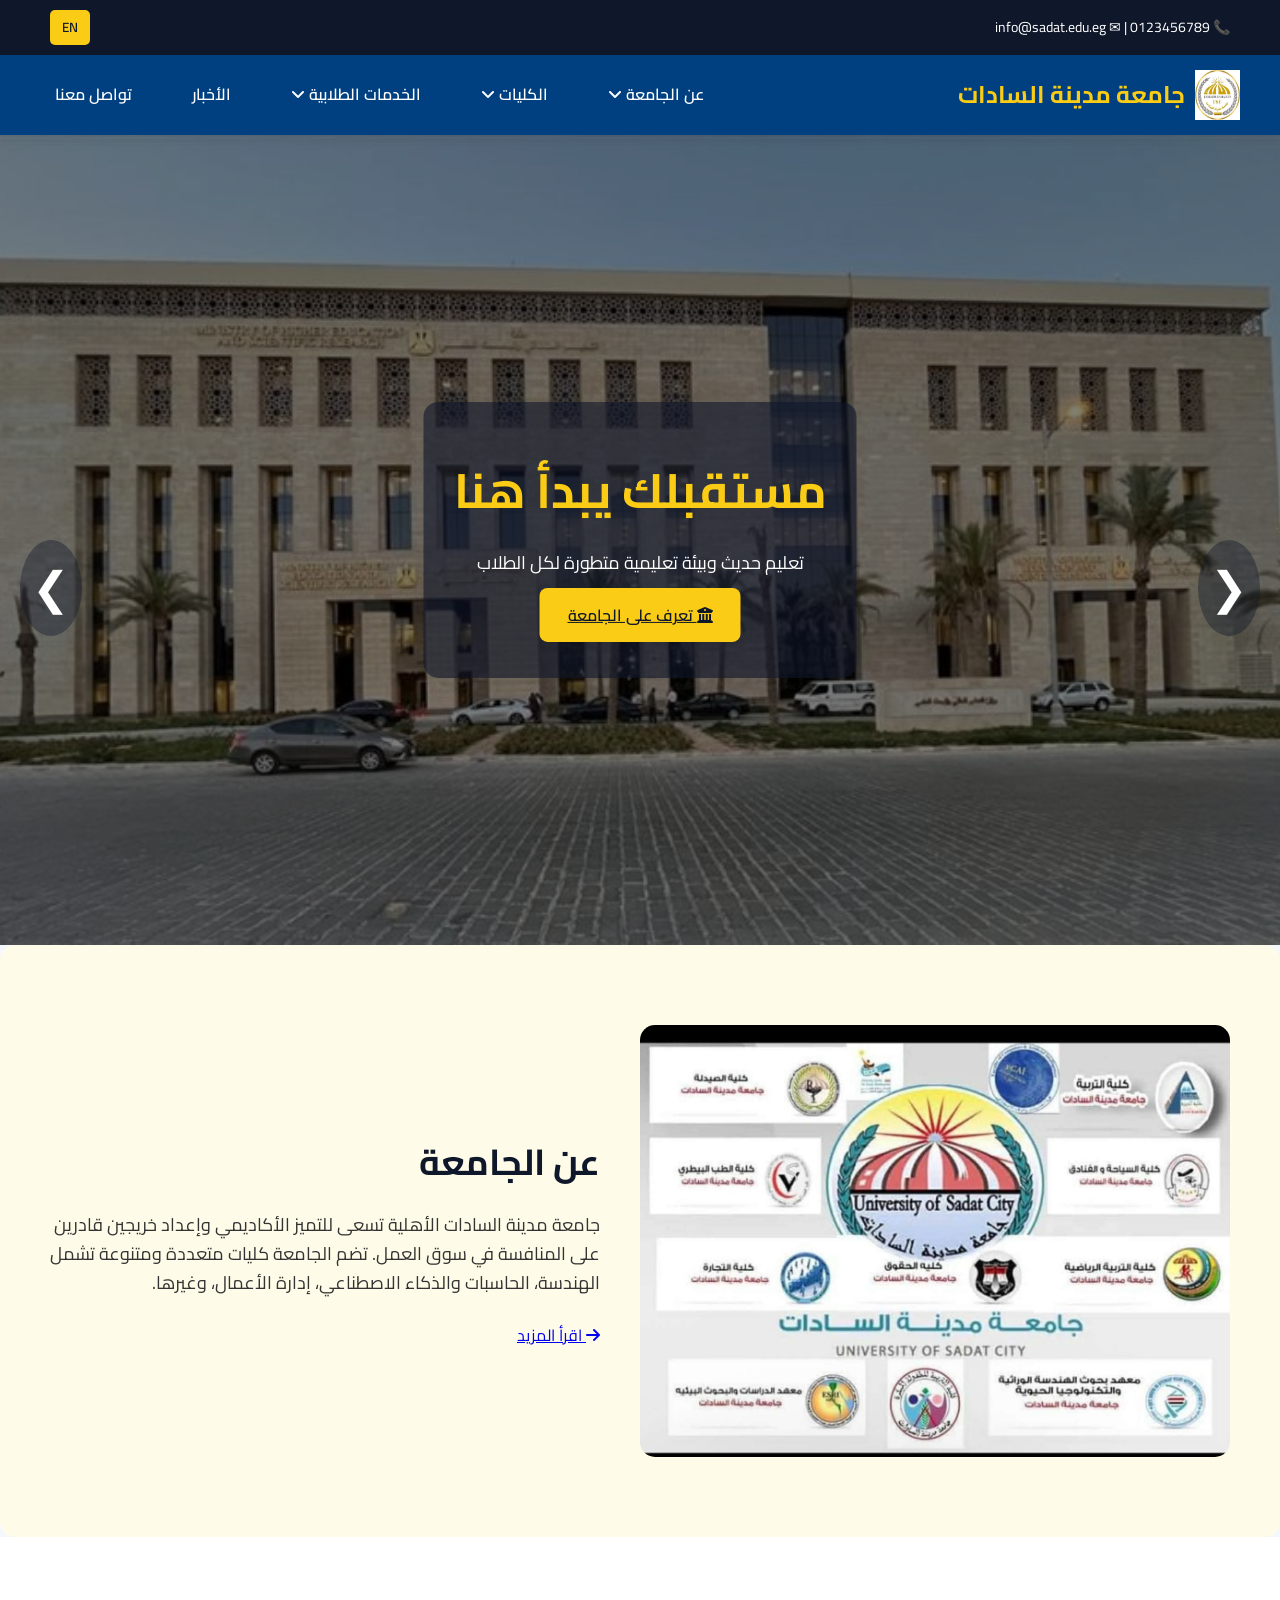
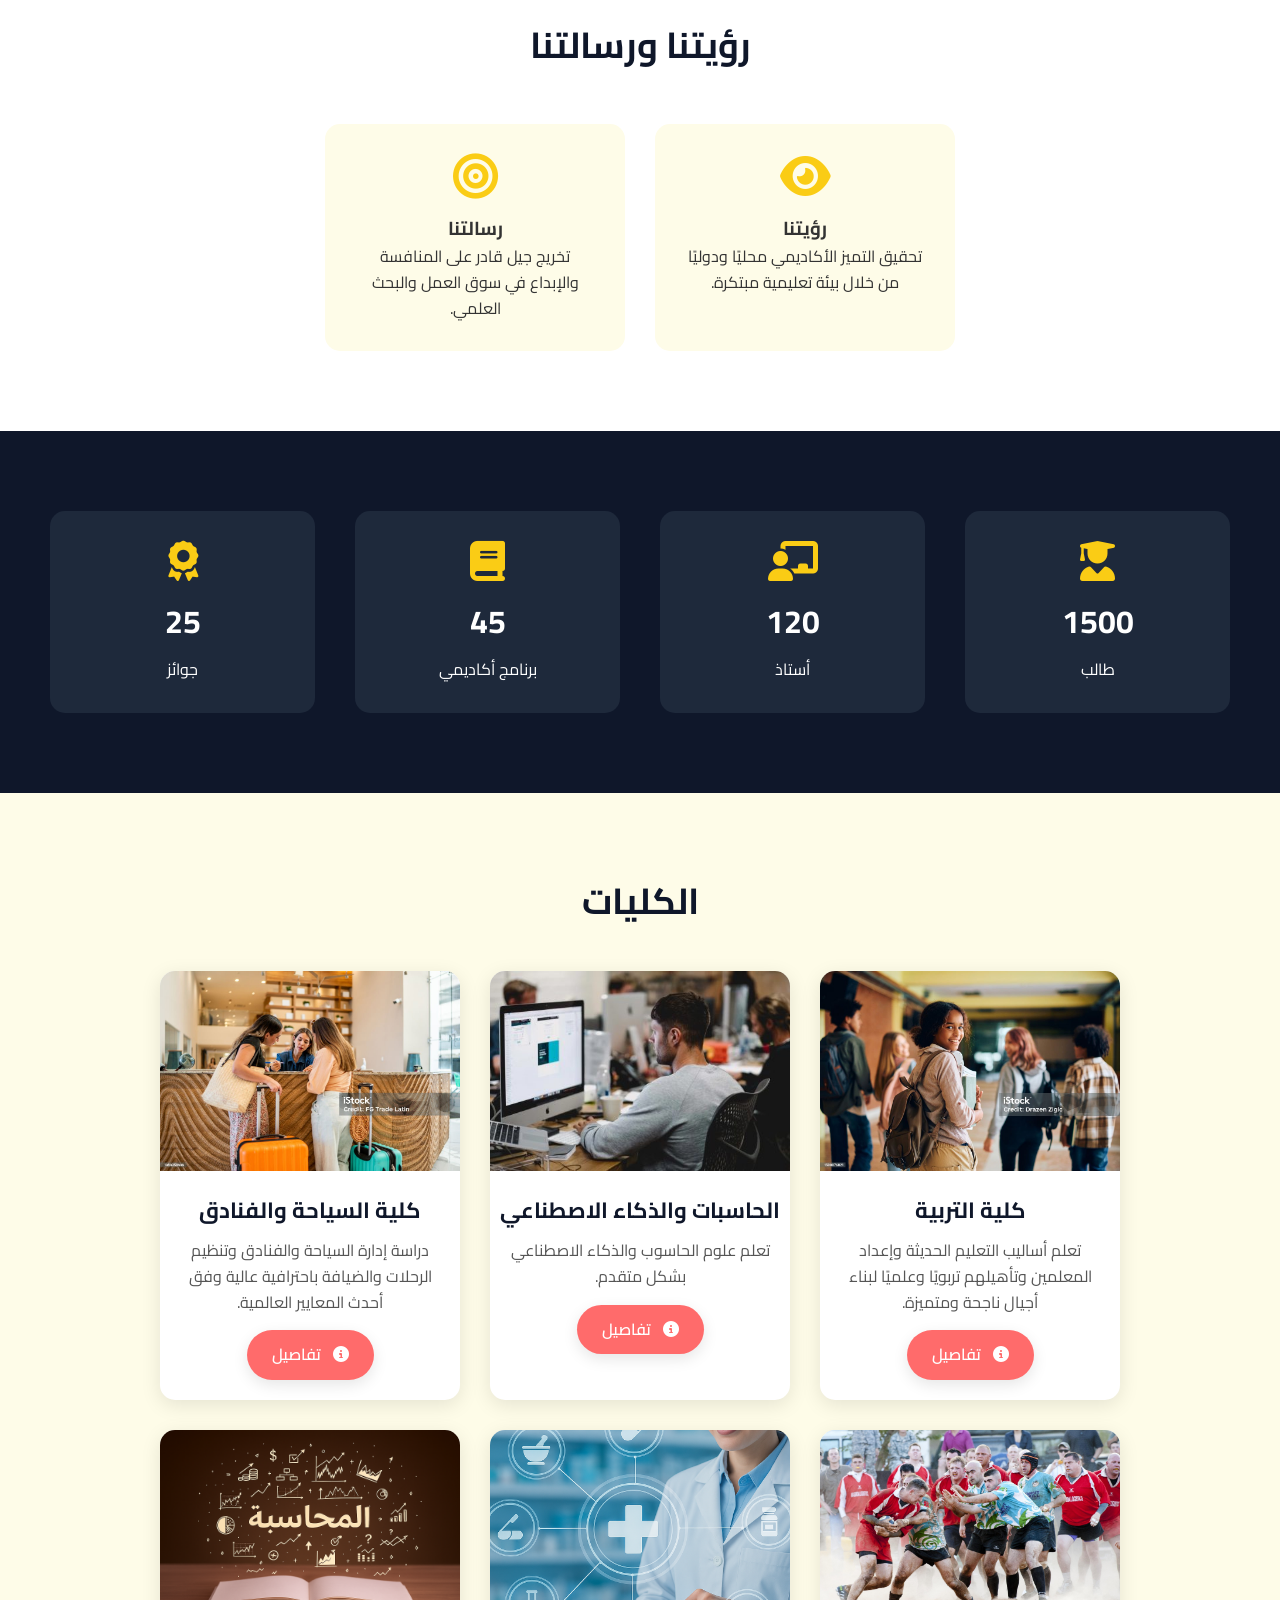
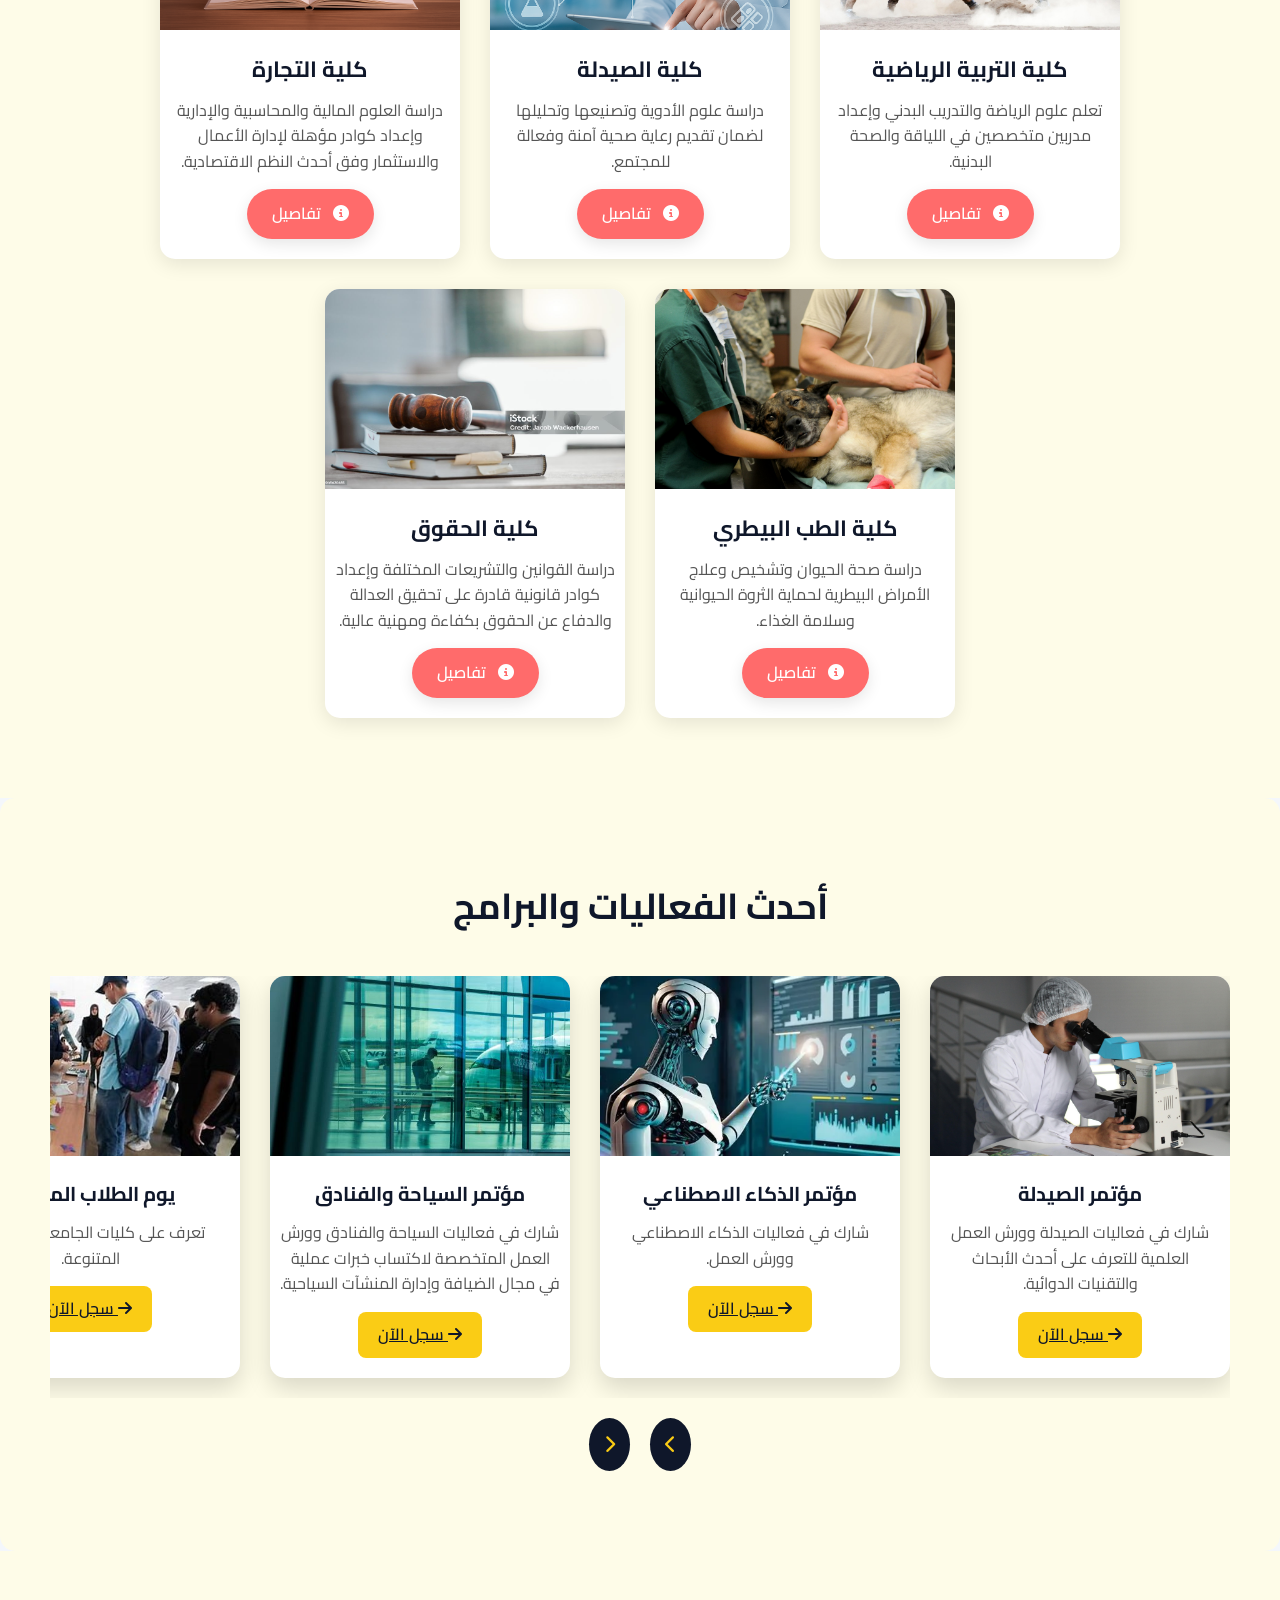
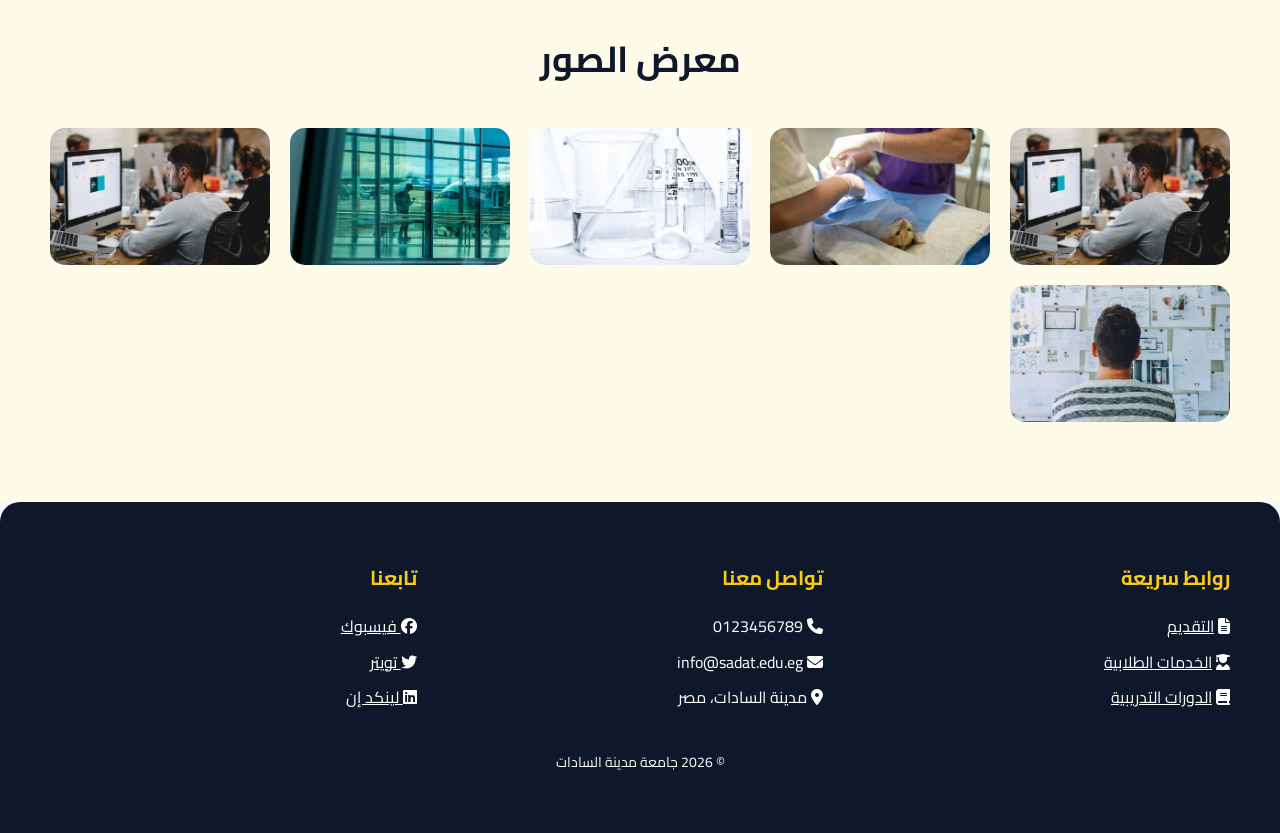
<file: index.html>
<!DOCTYPE html>
<html lang="ar">
<head>
<meta charset="UTF-8">
<meta name="viewport" content="width=device-width, initial-scale=1.0">
<title>جامعة مدينة السادات </title>
<link rel="icon" href="imgs/photo_2026-02-21_23-47-22.jpg">
<link rel="stylesheet" href="css/style.css">
<link rel="stylesheet" href="https://cdnjs.cloudflare.com/ajax/libs/font-awesome/6.5.0/css/all.min.css">
<link href="https://fonts.googleapis.com/css2?family=Cairo:wght@400;600;800&display=swap" rel="stylesheet">
<link rel="stylesheet" href="https://cdnjs.cloudflare.com/ajax/libs/font-awesome/6.4.0/css/all.min.css">
</head>
<body>

<!-- Top Bar -->
<div class="top-bar">
  <div>📞 0123456789 | ✉ info@sadat.edu.eg</div>
  <button class="lang-btn" id="langBtn">EN</button>
</div>


<!-- Navbar / Mega Menu مع لوجو -->
<header>
  <a href="index.html" class="logo">
    <img src="imgs/photo_2026-02-21_23-47-22.jpg" alt="لوجو الجامعة" class="logo-img">
    <span> جامعة مدينة السادات</span>
  </a>
   <div class="menu-toggle" id="menu-toggle">
    <i class="fas fa-bars"></i>
  </div>
  <nav>
    <ul class="main-menu" id="main-menu">
      <li>
        <a href="about.html">عن الجامعة <i class="fas fa-angle-down"></i></a>
        <ul class="dropdown">
          <li><a href="vision.html">الرؤية</a></li>
          <li><a href="president.html">الرئيس</a></li>
          <li><a href="history.html">تاريخ الجامعة</a></li>
        </ul>
      </li>
      <li>
        <a href="faculties.html">الكليات <i class="fas fa-angle-down"></i></a>
        <ul class="dropdown">
          <li><a href="#">التجارة</a></li>
          <li><a href="#">الحاسبات</a></li>
          <li><a href="#">السياحة و الفنادق </a></li>
          <li><a href="#"> كلية التربية  </a></li>
          <li><a href="#"> كلية الصيدلة   </a></li>
          <li><a href="#"> كلية الطب البيطري   </a></li>
        </ul>
      </li>
      <li>
        <a href="services.html">الخدمات الطلابية <i class="fas fa-angle-down"></i></a>
        <ul class="dropdown">
          <li><a href="#">المكتبة الإلكترونية</a></li>
          <li><a href="#">الدورات التدريبية</a></li>
        </ul>
      </li>
      <li><a href="news.html">الأخبار</a></li>
      <li><a href="contact.html">تواصل معنا</a></li>
    </ul>
  </nav>
</header>

<!-- Hero Slider -->
<section class="hero">
  <div class="slide active">
    <img src="imgs/257.jpeg" alt="Slider 1">
    <div class="hero-text">
      <h1>مستقبلك يبدأ هنا</h1>
      <p>تعليم حديث وبيئة تعليمية متطورة لكل الطلاب</p>
      <a href="about.html" class="main-btn"><i class="fas fa-university"></i> تعرف على الجامعة</a>
    </div>
  </div>
  <div class="slide">
    <img src="imgs/OIP.webp" alt="Slider 2">
    <div class="hero-text">
      <h1>برامج أكاديمية متميزة</h1>
      <p>كوادر تدريسية على أعلى مستوى لتعليم متكامل</p>
      <a href="faculties.html" class="main-btn"><i class="fas fa-graduation-cap"></i> اكتشف الكليات</a>
    </div>
  </div>
  <div class="slide">
    <img src="imgs/OIP (1).webp" alt="Slider 3">
    <div class="hero-text">
      <h1>فعاليات مستمرة</h1>
      <p>مؤتمرات وورش عمل للطلاب والخريجين</p>
      <a href="events.html" class="main-btn"><i class="fas fa-calendar-alt"></i> اعرف أكثر</a>
    </div>
  </div>
  <div class="slider-buttons">
    <span id="prev">❮</span>
    <span id="next">❯</span>
  </div>
</section>

<!-- About Section -->
<section class="about">
  <img src="imgs/photo_2026-02-21_23-54-03.jpg" alt="عن الجامعة">
  <div class="text">
    <h2>عن الجامعة</h2>
    <p>جامعة مدينة السادات الأهلية تسعى للتميز الأكاديمي وإعداد خريجين قادرين على المنافسة في سوق العمل. تضم الجامعة كليات متعددة ومتنوعة تشمل الهندسة، الحاسبات والذكاء الاصطناعي، إدارة الأعمال، وغيرها.</p>
    <a href="about.html" class="main-btn"><i class="fas fa-arrow-right"></i> اقرأ المزيد</a>
  </div>
</section>

<!-- Vision & Mission -->
<section class="vision-mission">
  <h2>رؤيتنا ورسالتنا</h2>
  <div class="boxes">
    <div class="box">
      <i class="fas fa-eye"></i>
      <h3>رؤيتنا</h3>
      <p>تحقيق التميز الأكاديمي محليًا ودوليًا من خلال بيئة تعليمية مبتكرة.</p>
    </div>
    <div class="box">
      <i class="fas fa-bullseye"></i>
      <h3>رسالتنا</h3>
      <p>تخريج جيل قادر على المنافسة والإبداع في سوق العمل والبحث العلمي.</p>
    </div>
  </div>
</section>

<!-- Counter Section (Action) -->
<section class="counters">
  <div class="counter-box">
    <i class="fas fa-user-graduate"></i>
    <h3 id="students-count">0</h3>
    <p>طالب</p>
  </div>
  <div class="counter-box">
    <i class="fas fa-chalkboard-teacher"></i>
    <h3 id="teachers-count">0</h3>
    <p>أستاذ</p>
  </div>
  <div class="counter-box">
    <i class="fas fa-book"></i>
    <h3 id="courses-count">0</h3>
    <p>برنامج أكاديمي</p>
  </div>
  <div class="counter-box">
    <i class="fas fa-award"></i>
    <h3 id="awards-count">0</h3>
    <p>جوائز</p>
  </div>
</section>

<!-- Faculties Section -->
<section class="faculties">
  <h2>الكليات</h2>
  <div class="cards">
    <div class="card">
      <img src="imgs/istockphoto-1500076821-17024x1024 (1).jpg" alt="الهندسة">
      <h3>كلية التربية</h3>
      <p>تعلم أساليب التعليم الحديثة وإعداد المعلمين وتأهيلهم تربويًا وعلميًا لبناء أجيال ناجحة ومتميزة.</p>
      <a href="#" class="main-btn"><i class="fas fa-info-circle"></i> تفاصيل</a>
    </div>
    <div class="card">
      <img src="imgs/course-category-design-480x299.jpg" alt="الحاسبات">
      <h3>الحاسبات والذكاء الاصطناعي</h3>
      <p>تعلم علوم الحاسوب والذكاء الاصطناعي بشكل متقدم.</p>
      <a href="#" class="main-btn"><i class="fas fa-info-circle"></i> تفاصيل</a>
    </div>
    <div class="card">
      <img src="imgs/istockphoto-1484358444-1024x1024.jpg" alt="إدارة الأعمال">
      <h3> كلية السياحة والفنادق</h3>
      <p>دراسة إدارة السياحة والفنادق وتنظيم الرحلات والضيافة باحترافية عالية وفق أحدث المعايير العالمية.</p>
      <a href="#" class="main-btn"><i class="fas fa-info-circle"></i> تفاصيل</a>
    </div>
    <div class="card">
      <img src="imgs/12019-rugby-78193_1920.jpg" alt="إدارة الأعمال">
      <h3> كلية التربية الرياضية</h3>
      <p>تعلم علوم الرياضة والتدريب البدني وإعداد مدربين متخصصين في اللياقة والصحة البدنية.</p>
      <a href="#" class="main-btn"><i class="fas fa-info-circle"></i> تفاصيل</a>
    </div>
    <div class="card">
      <img src="imgs/16.png" alt="إدارة الأعمال">
      <h3>كلية الصيدلة </h3>
      <p>دراسة علوم الأدوية وتصنيعها وتحليلها لضمان تقديم رعاية صحية آمنة وفعالة للمجتمع.</p>
      <a href="#" class="main-btn"><i class="fas fa-info-circle"></i> تفاصيل</a>
    </div>
    <div class="card">
      <img src="imgs/10 (1).png" alt="إدارة الأعمال">
      <h3>كلية التجارة </h3>
      <p> دراسة العلوم المالية والمحاسبية والإدارية وإعداد كوادر مؤهلة لإدارة الأعمال والاستثمار وفق أحدث النظم الاقتصادية.</p>
      <a href="#" class="main-btn"><i class="fas fa-info-circle"></i> تفاصيل</a>
    </div>
    <div class="card">
      <img src="imgs/9.jpg" alt="إدارة الأعمال">
      <h3>كلية الطب البيطري </h3>
      <p>      دراسة صحة الحيوان وتشخيص وعلاج الأمراض البيطرية لحماية الثروة الحيوانية وسلامة الغذاء.</p>
      <a href="#" class="main-btn"><i class="fas fa-info-circle"></i> تفاصيل</a>
    </div>
    <div class="card">
      <img src="imgs/istockphoto-2045620685-1024x1024.jpg" alt="إدارة الأعمال">
      <h3>كلية الحقوق </h3>
      <p>      دراسة القوانين والتشريعات المختلفة وإعداد كوادر قانونية قادرة على تحقيق العدالة والدفاع عن الحقوق بكفاءة ومهنية عالية.</p>
      <a href="#" class="main-btn"><i class="fas fa-info-circle"></i> تفاصيل</a>
    </div>
  </div>
</section>

<!-- Featured Events Slider -->
<section class="featured-cards">
  <h2>أحدث الفعاليات والبرامج</h2>
  <div class="cards-slider">
    <div class="card">
      <img src="imgs/luvqs-scientist-2141259_1920.jpg" alt="Event 1">
      <h3> مؤتمر الصيدلة </h3>
      <p> شارك في فعاليات الصيدلة وورش العمل العلمية للتعرف على أحدث الأبحاث والتقنيات الدوائية.</p>
      <a href="#" class="main-btn"><i class="fas fa-arrow-right"></i> سجل الآن</a>
    </div>
    <div class="card">
      <img src="imgs/download (1).webp" alt="Event 2">
      <h3>مؤتمر الذكاء الاصطناعي</h3>
      <p>شارك في فعاليات الذكاء الاصطناعي وورش العمل.</p>
      <a href="#" class="main-btn"><i class="fas fa-arrow-right"></i> سجل الآن</a>
    </div>
    <div class="card">
      <img src="imgs/airport-8000988_1280-480x299.jpg" alt="Event 3">
      <h3>  مؤتمر السياحة والفنادق</h3>
      <p>شارك في فعاليات السياحة والفنادق وورش العمل المتخصصة لاكتساب خبرات عملية في مجال الضيافة وإدارة المنشآت السياحية.</p>
      <a href="#" class="main-btn"><i class="fas fa-arrow-right"></i> سجل الآن</a>
    </div>
    <div class="card">
      <img src="imgs/OIP.jpg" alt="Event 4">
      <h3>يوم الطلاب المفتوح</h3>
      <p>تعرف على كليات الجامعة وخدماتها المتنوعة.</p>
      <a href="#" class="main-btn"><i class="fas fa-arrow-right"></i> سجل الآن</a>
    </div>
  </div>
  <div class="slider-controls">
    <button id="slide-prev"><i class="fas fa-chevron-left"></i></button>
    <button id="slide-next"><i class="fas fa-chevron-right"></i></button>
  </div>
</section>

<!-- Gallery Section -->
<section class="gallery">
  <h2>معرض الصور</h2>
  <div class="gallery-grid">
    <img src="imgs/course-category-design-480x299.jpg" alt="">
    <img src="imgs/health-4385852_1280-480x299.jpg" alt="">
    <img src="imgs/laboratory-217041_1280-480x299.jpg" alt="">
    <img src="imgs/airport-8000988_1280-480x299.jpg" alt="">
    <img src="imgs/course-category-design-480x299.jpg" alt="">
    <img src="imgs/startup-3267505_1280-480x299.jpg" alt="">
  </div>
</section>

<!-- Footer -->
<footer>
  <div class="footer-grid">
    <div>
      <h3>روابط سريعة</h3>
      <p><i class="fas fa-file-alt"></i> <a href="#">التقديم</a></p>
      <p><i class="fas fa-user-graduate"></i> <a href="#">الخدمات الطلابية</a></p>
      <p><i class="fas fa-book"></i> <a href="#">الدورات التدريبية</a></p>
    </div>
    <div>
      <h3>تواصل معنا</h3>
      <p><i class="fas fa-phone"></i> 0123456789</p>
      <p><i class="fas fa-envelope"></i> info@sadat.edu.eg</p>
      <p><i class="fas fa-map-marker-alt"></i> مدينة السادات، مصر</p>
    </div>
    <div>
      <h3>تابعنا</h3>
      <p><a href="#"><i class="fab fa-facebook"></i> فيسبوك</a></p>
      <p><a href="#"><i class="fab fa-twitter"></i> تويتر</a></p>
      <p><a href="#"><i class="fab fa-linkedin"></i> لينكد إن</a></p>
    </div>
  </div>
  <p class="copy">© 2026 جامعة مدينة السادات </p>
</footer>

<script src="js/slider.js"></script>
<script src="js/main.js"></script>
</body>
</html>
</file>
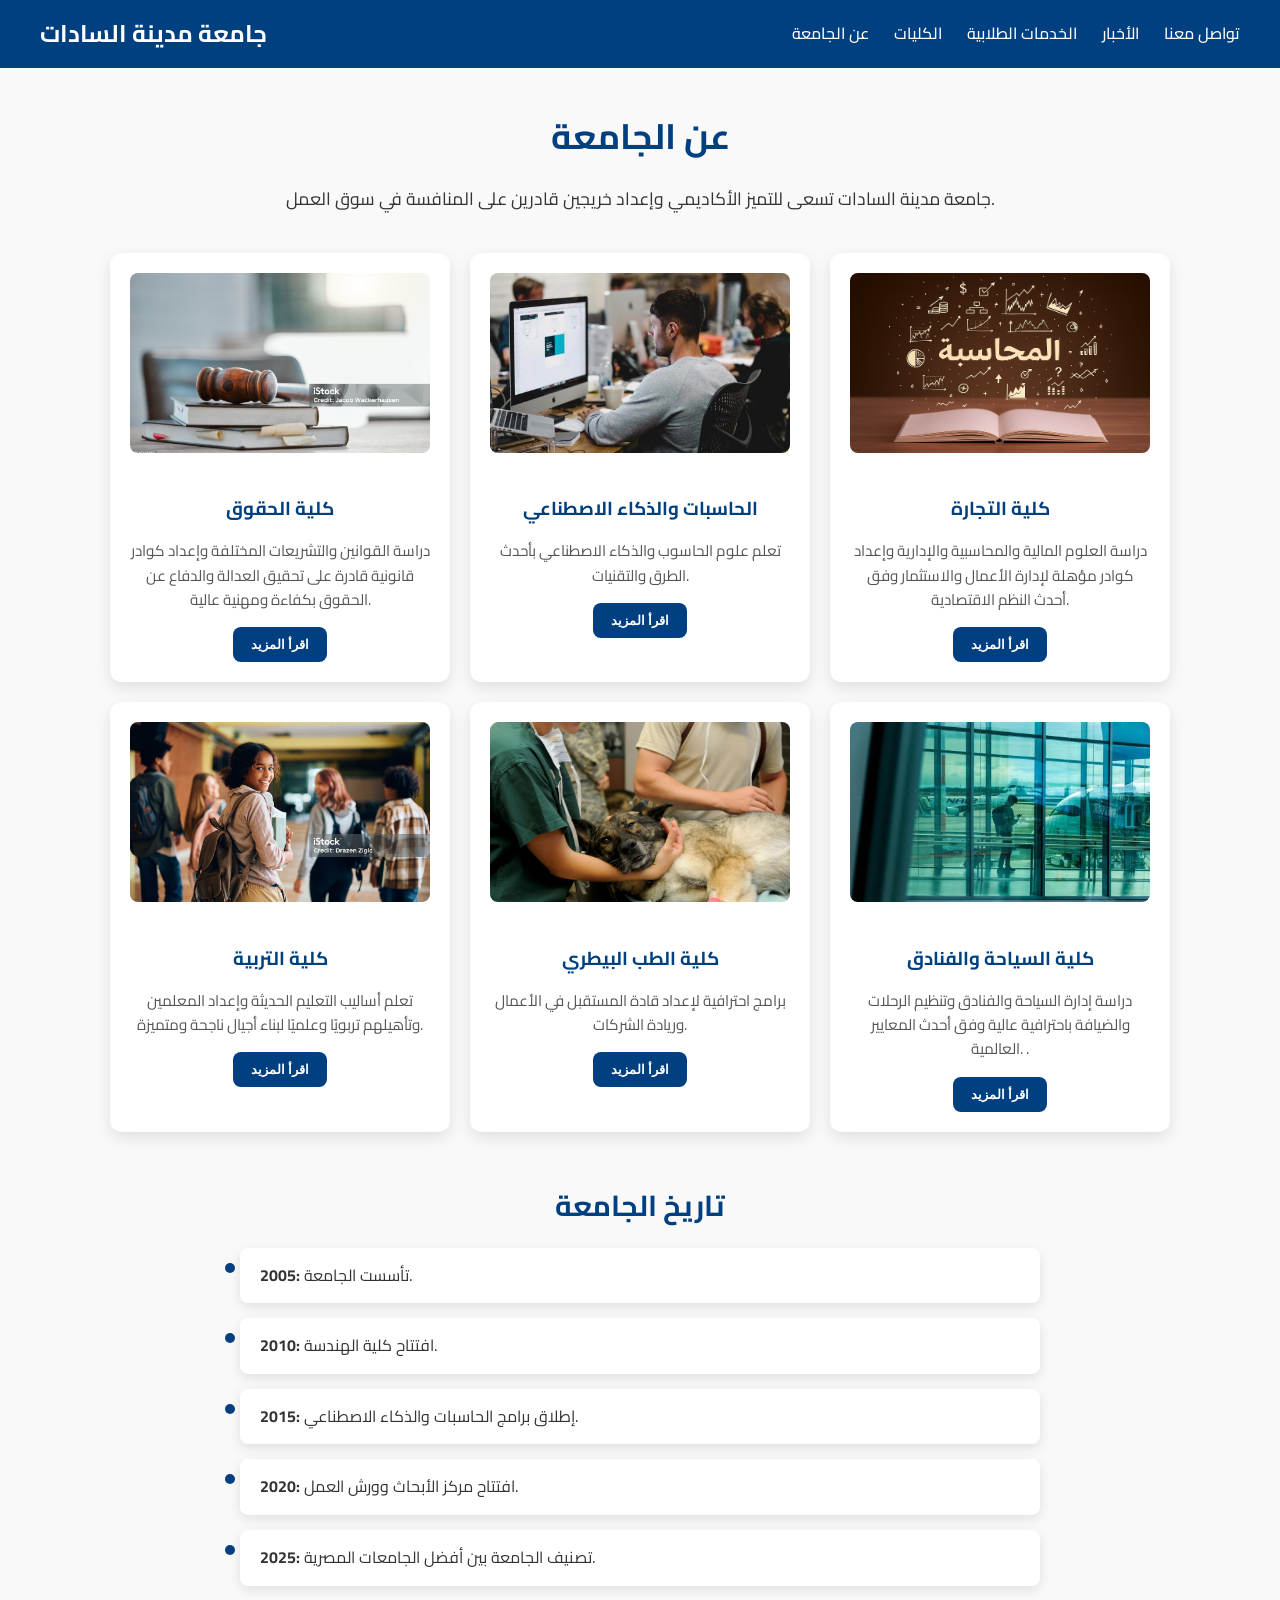
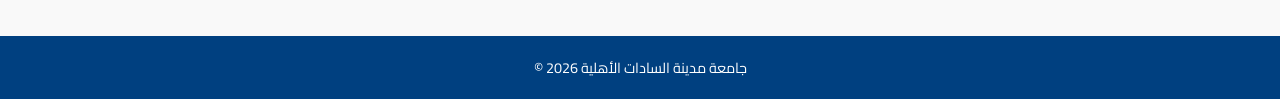
<file: about.html>
<!DOCTYPE html>
<html lang="ar">
<head>
<meta charset="UTF-8">
<meta name="viewport" content="width=device-width, initial-scale=1.0">
<title>عن الجامعة - جامعة مدينة السادات </title>
<link rel="stylesheet" href="css/about.css">
<link href="https://fonts.googleapis.com/css2?family=Cairo:wght@400;600;800&display=swap" rel="stylesheet">
<link rel="stylesheet" href="https://cdnjs.cloudflare.com/ajax/libs/font-awesome/6.4.0/css/all.min.css">
</head>
<body>

<header>
  <a href="index.html" class="logo">جامعة مدينة السادات </a>
   <div class="menu-toggle" id="menu-toggle">
    <i class="fas fa-bars"></i>
  </div>
  <nav>
    <ul class="main-menu" id="main-menu">
      <li><a href="about.html">عن الجامعة</a></li>
      <li><a href="faculties.html">الكليات</a></li>
      <li><a href="services.html">الخدمات الطلابية</a></li>
      <li><a href="news.html">الأخبار</a></li>
      <li><a href="contact.html">تواصل معنا</a></li>
    </ul>
  </nav>
</header>

<section class="about-page">
  <h1>عن الجامعة</h1>
  <p>جامعة مدينة السادات  تسعى للتميز الأكاديمي وإعداد خريجين قادرين على المنافسة في سوق العمل.</p>

  <div class="about-cards">
    <div class="card">
      <img src="imgs/istockphoto-2045620685-1024x1024.jpg" alt="إدارة الأعمال">
      <h3>كلية الحقوق </h3>
      <p>      دراسة القوانين والتشريعات المختلفة وإعداد كوادر قانونية قادرة على تحقيق العدالة والدفاع عن الحقوق بكفاءة ومهنية عالية.</p>
      <div class="extra-info">
              <p>      دراسة القوانين والتشريعات المختلفة وإعداد كوادر قانونية قادرة على تحقيق العدالة والدفاع عن الحقوق بكفاءة ومهنية عالية.</p>

      </div>
      <button class="learn-btn">اقرأ المزيد</button>
    </div>

    <div class="card">
      <img src="imgs/course-category-design-480x299.jpg" alt="الحاسبات">
      <h3>الحاسبات والذكاء الاصطناعي</h3>
      <p>تعلم علوم الحاسوب والذكاء الاصطناعي بأحدث الطرق والتقنيات.</p>
      <div class="extra-info">
        <p>معلومات أكثر عن قسم الحاسبات: مشاريع برمجية، مختبرات AI، مسابقات برمجة.</p>
      </div>
      <button class="learn-btn">اقرأ المزيد</button>
    </div>

    <div class="card">
      <img src="imgs/10 (1).png" alt="إدارة الأعمال">
      <h3>كلية التجارة </h3>
      <p> دراسة العلوم المالية والمحاسبية والإدارية وإعداد كوادر مؤهلة لإدارة الأعمال والاستثمار وفق أحدث النظم الاقتصادية.</p>
     
      <div class="extra-info">
              <p> دراسة العلوم المالية والمحاسبية والإدارية وإعداد كوادر مؤهلة لإدارة الأعمال والاستثمار وفق أحدث النظم الاقتصادية.</p>

      </div>
      <button class="learn-btn">اقرأ المزيد</button>
    </div>
    <div class="card">
     <img src="imgs/istockphoto-1500076821-17024x1024 (1).jpg" alt="الهندسة">
      <h3>كلية التربية</h3>
      <p>تعلم أساليب التعليم الحديثة وإعداد المعلمين وتأهيلهم تربويًا وعلميًا لبناء أجيال ناجحة ومتميزة.     </p>
      <div class="extra-info">
              <p>تعلم أساليب التعليم الحديثة وإعداد المعلمين وتأهيلهم تربويًا وعلميًا لبناء أجيال ناجحة ومتميزة.     </p>

      </div>
      <button class="learn-btn">اقرأ المزيد</button>
    </div>
    <div class="card">
      <img src="imgs/9.jpg" alt="إدارة الأعمال">
      <h3>كلية الطب البيطري </h3>
      <p>برامج احترافية لإعداد قادة المستقبل في الأعمال وريادة الشركات.</p>
      <div class="extra-info">
              <p>برامج احترافية لإعداد قادة المستقبل في الأعمال وريادة الشركات.</p>

      </div>
      <button class="learn-btn">اقرأ المزيد</button>
    </div>
    <div class="card">
      <img src="imgs/airport-8000988_1280-480x299.jpg" alt="إدارة الأعمال">
      <h3>كلية السياحة والفنادق </h3>
      <p>دراسة إدارة السياحة والفنادق وتنظيم الرحلات والضيافة باحترافية عالية وفق أحدث المعايير العالمية.        .</p>
      <div class="extra-info">
              <p>دراسة إدارة السياحة والفنادق وتنظيم الرحلات والضيافة باحترافية عالية وفق أحدث المعايير العالمية.        .</p>

      </div>
      <button class="learn-btn">اقرأ المزيد</button>
    </div>
   
  </div>

  <div class="history-timeline">
    <h2>تاريخ الجامعة</h2>
    <ul>
      <li><strong>2005:</strong> تأسست الجامعة.</li>
      <li><strong>2010:</strong> افتتاح كلية الهندسة.</li>
      <li><strong>2015:</strong> إطلاق برامج الحاسبات والذكاء الاصطناعي.</li>
      <li><strong>2020:</strong> افتتاح مركز الأبحاث وورش العمل.</li>
      <li><strong>2025:</strong> تصنيف الجامعة بين أفضل الجامعات المصرية.</li>
    </ul>
  </div>
</section>

<footer>
  <p>© 2026 جامعة مدينة السادات الأهلية</p>
</footer>

<script src="js/about.js"></script>
</body>
</html>
</file>
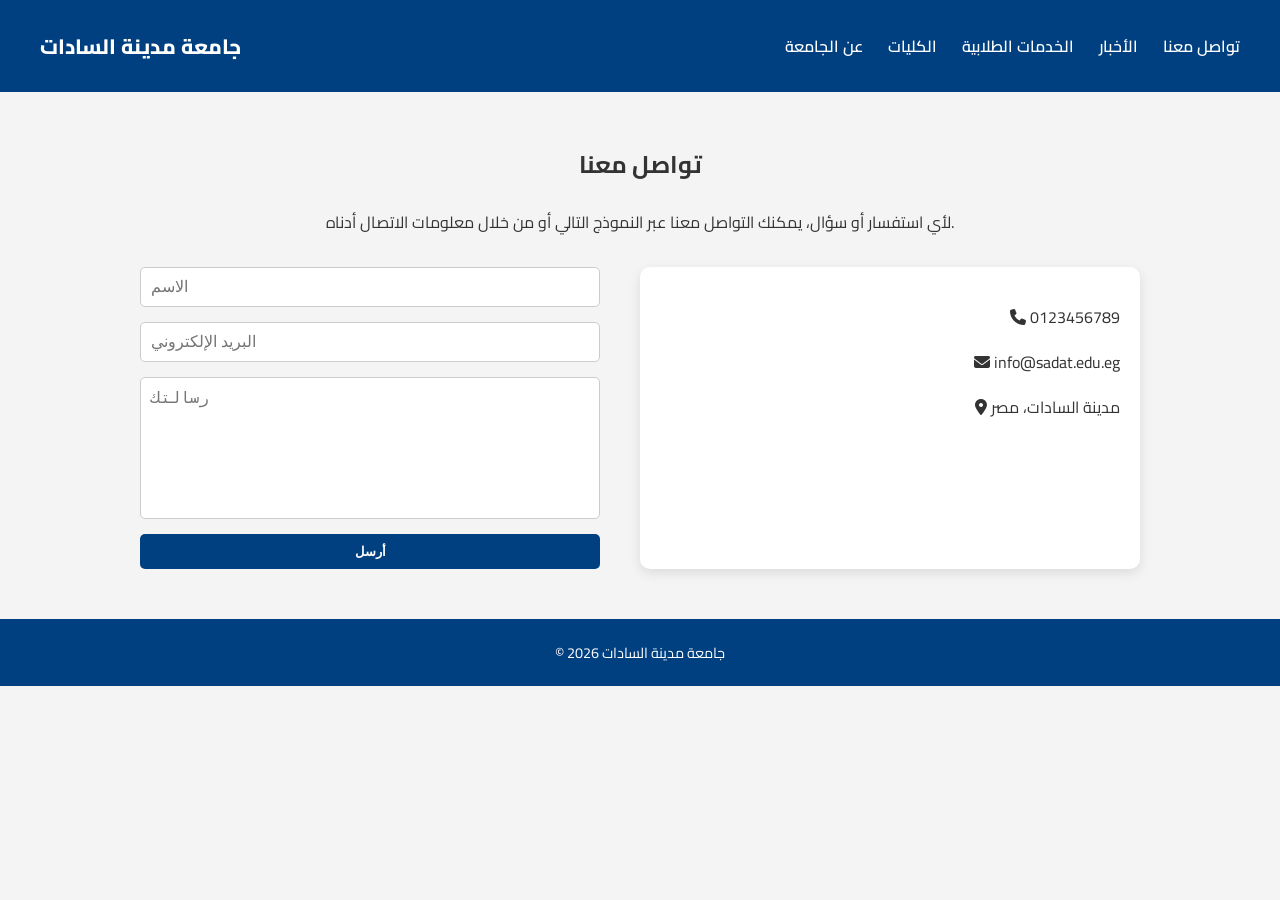
<file: contact.html>
<!DOCTYPE html>
<html lang="ar">
<head>
<meta charset="UTF-8">
<meta name="viewport" content="width=device-width, initial-scale=1.0">
<title>تواصل معنا - جامعة مدينة السادات </title>
<link rel="stylesheet" href="css/contact.css">
<link href="https://fonts.googleapis.com/css2?family=Cairo:wght@400;600;800&display=swap" rel="stylesheet">
<link rel="stylesheet" href="https://cdnjs.cloudflare.com/ajax/libs/font-awesome/6.4.0/css/all.min.css">
</head>
<body>

<header>
  <a href="index.html" class="logo">جامعة مدينة السادات </a>
   <div class="menu-toggle" id="menu-toggle">
    <i class="fas fa-bars"></i>
  </div>
  <nav>
    <ul class="main-menu" id="main-menu">
      <li><a href="about.html">عن الجامعة</a></li>
      <li><a href="faculties.html">الكليات</a></li>
      <li><a href="services.html">الخدمات الطلابية</a></li>
      <li><a href="news.html">الأخبار</a></li>
      <li><a href="contact.html">تواصل معنا</a></li>
    </ul>
  </nav>
</header>

<section class="contact-page">
  <h1>تواصل معنا</h1>
  <p>لأي استفسار أو سؤال، يمكنك التواصل معنا عبر النموذج التالي أو من خلال معلومات الاتصال أدناه.</p>

  <div class="contact-container">
    <form id="contact-form">
      <input type="text" name="name" placeholder="الاسم" required>
      <input type="email" name="email" placeholder="البريد الإلكتروني" required>
      <textarea name="message" placeholder="رسالتك" required></textarea>
      <button type="submit" class="submit-btn">أرسل</button>
    </form>

    <div class="contact-info">
      <p><i class="fas fa-phone"></i> 0123456789</p>
      <p><i class="fas fa-envelope"></i> info@sadat.edu.eg</p>
      <p><i class="fas fa-map-marker-alt"></i> مدينة السادات، مصر</p>
    </div>
  </div>
</section>

<footer>
  <p>© 2026 جامعة مدينة السادات </p>
</footer>

<script src="js/contact.js"></script>
</body>
</html>
</file>
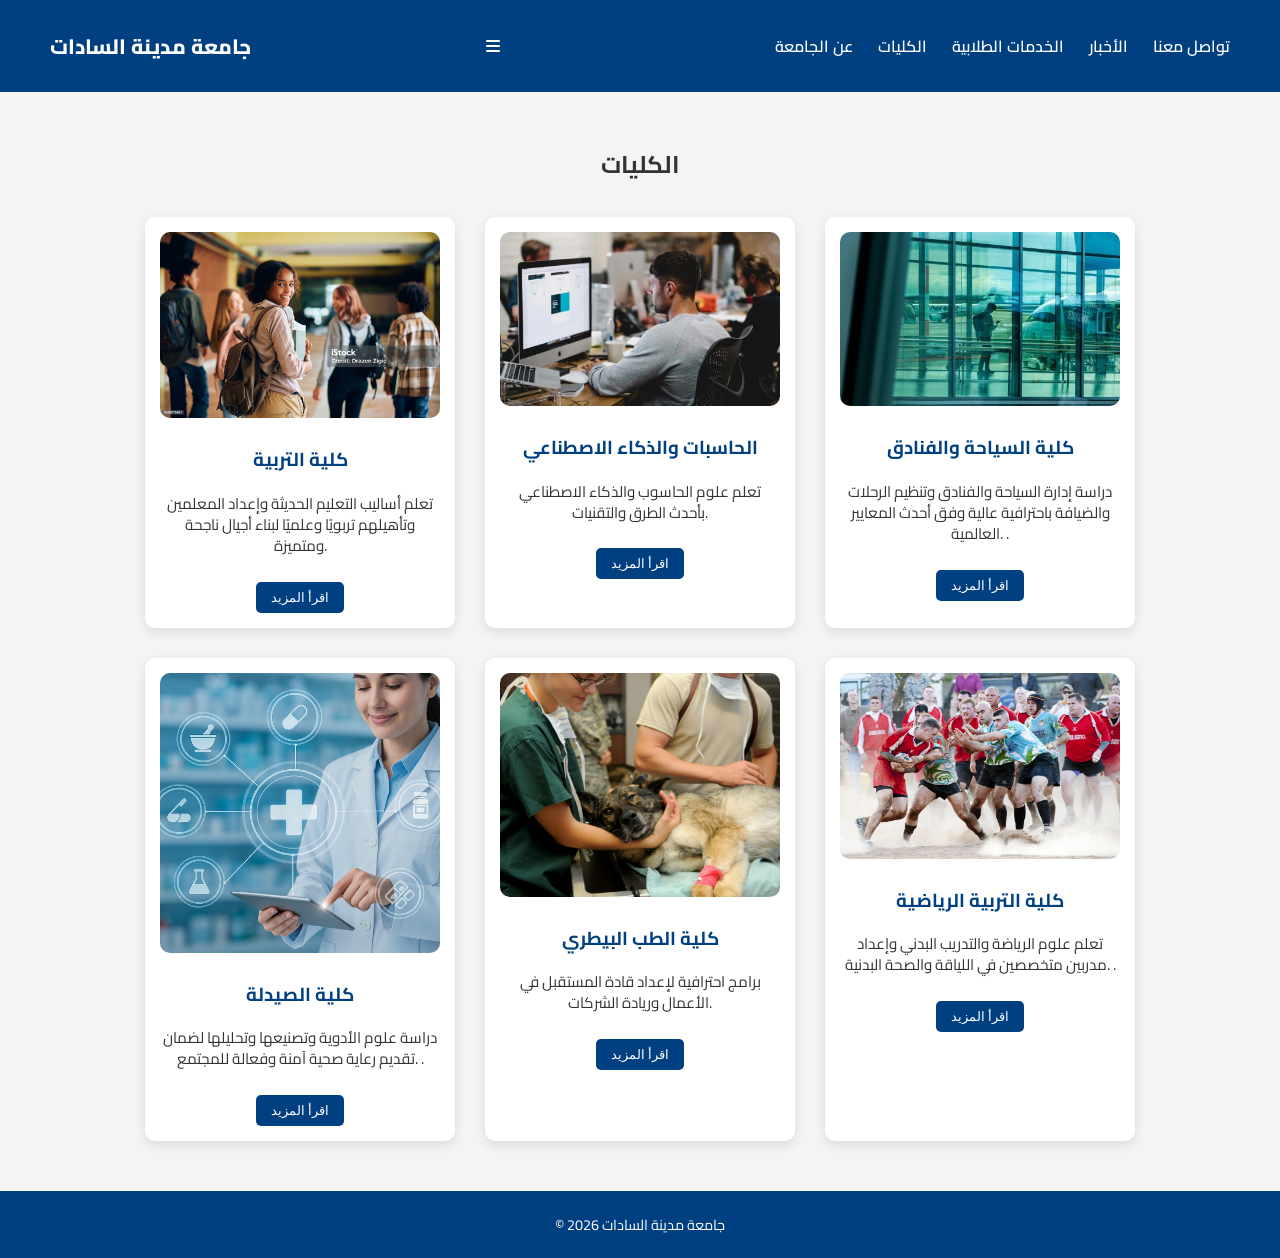
<file: faculties.html>
<!DOCTYPE html>
<html lang="ar">
<head>
<meta charset="UTF-8">
<meta name="viewport" content="width=device-width, initial-scale=1.0">
<title>الكليات - جامعة مدينة السادات </title>
<link rel="stylesheet" href="css/faculties.css">
<link href="https://fonts.googleapis.com/css2?family=Cairo:wght@400;600;800&display=swap" rel="stylesheet">
<link rel="stylesheet" href="https://cdnjs.cloudflare.com/ajax/libs/font-awesome/6.4.0/css/all.min.css">
</head>
<body>

<header>
  <a href="index.html" class="logo">جامعة مدينة السادات </a>
   <div class="menu-toggle" id="menu-toggle">
    <i class="fas fa-bars"></i>
  </div>
  <nav>
    <ul class="main-menu" id="main-menu">
      <li><a href="about.html">عن الجامعة</a></li>
      <li><a href="faculties.html">الكليات</a></li>
      <li><a href="services.html">الخدمات الطلابية</a></li>
      <li><a href="news.html">الأخبار</a></li>
      <li><a href="contact.html">تواصل معنا</a></li>
    </ul>
  </nav>
</header>

<section class="faculties-page">
  <h1>الكليات</h1>
  <div class="cards">
    <div class="card">
      <img src="imgs/istockphoto-1500076821-17024x1024 (1).jpg" alt="الهندسة">
      <h3>كلية التربية</h3>
      <p>تعلم أساليب التعليم الحديثة وإعداد المعلمين وتأهيلهم تربويًا وعلميًا لبناء أجيال ناجحة ومتميزة.     </p>
      <button class="learn-btn">اقرأ المزيد</button>
    </div>
    <div class="card">
      <img src="imgs/course-category-design-480x299.jpg" alt="الحاسبات">
      <h3>الحاسبات والذكاء الاصطناعي</h3>
      <p>تعلم علوم الحاسوب والذكاء الاصطناعي بأحدث الطرق والتقنيات.</p>
      <button class="learn-btn">اقرأ المزيد</button>
    </div>
    <div class="card">
      <img src="imgs/airport-8000988_1280-480x299.jpg" alt="إدارة الأعمال">
      <h3>كلية السياحة والفنادق </h3>
      <p>دراسة إدارة السياحة والفنادق وتنظيم الرحلات والضيافة باحترافية عالية وفق أحدث المعايير العالمية.        .</p>
      <button class="learn-btn">اقرأ المزيد</button>
    </div>
    <div class="card">
      <img src="imgs/16.png" alt="إدارة الأعمال">
      <h3>كلية الصيدلة </h3>
      <p>دراسة علوم الأدوية وتصنيعها وتحليلها لضمان تقديم رعاية صحية آمنة وفعالة للمجتمع.        .</p>
      <button class="learn-btn">اقرأ المزيد</button>
    </div>
    <div class="card">
      <img src="imgs/9.jpg" alt="إدارة الأعمال">
      <h3>كلية الطب البيطري </h3>
      <p>برامج احترافية لإعداد قادة المستقبل في الأعمال وريادة الشركات.</p>
      <button class="learn-btn">اقرأ المزيد</button>
    </div>
    <div class="card">
      <img src="imgs/12019-rugby-78193_1920.jpg" alt="إدارة الأعمال">
      <h3>كلية التربية الرياضية </h3>
      <p>تعلم علوم الرياضة والتدريب البدني وإعداد مدربين متخصصين في اللياقة والصحة البدنية.        .</p>
      <button class="learn-btn">اقرأ المزيد</button>
    </div>
  </div>
</section>

<footer>
  <p>© 2026 جامعة مدينة السادات </p>
</footer>

<script src="js/faculties.js"></script>
</body>
</html>
</file>
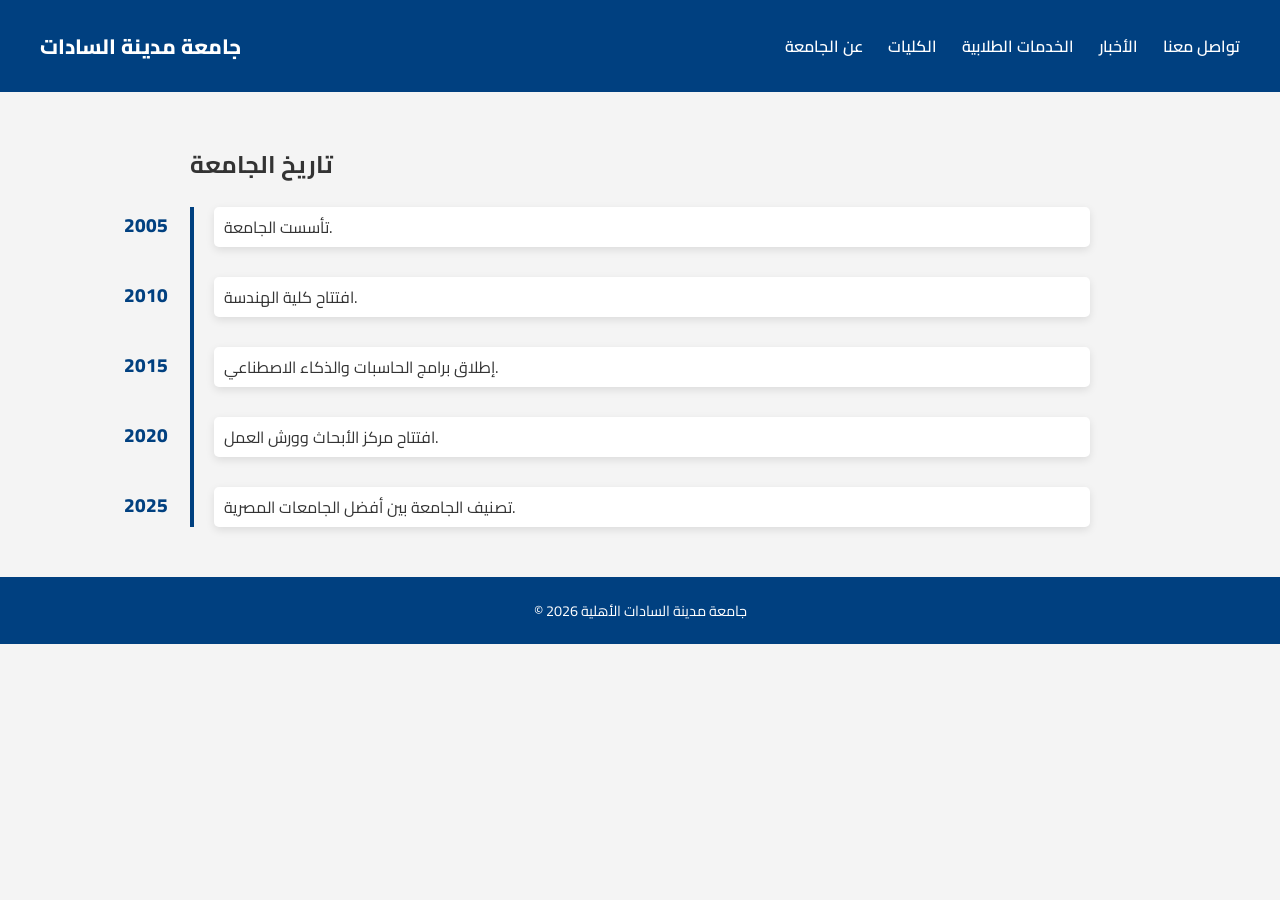
<file: history.html>
<!DOCTYPE html>
<html lang="ar">
<head>
<meta charset="UTF-8">
<meta name="viewport" content="width=device-width, initial-scale=1.0">
<title>تاريخ الجامعة - جامعة مدينة السادات </title>
<link rel="stylesheet" href="css/history.css">
<link href="https://fonts.googleapis.com/css2?family=Cairo:wght@400;600;800&display=swap" rel="stylesheet">
<link rel="stylesheet" href="https://cdnjs.cloudflare.com/ajax/libs/font-awesome/6.4.0/css/all.min.css">
</head>
<body>

<header>
  <a href="index.html" class="logo">جامعة مدينة السادات </a>
    <div class="menu-toggle" id="menu-toggle">
    <i class="fas fa-bars"></i>
  </div>
  <nav>
    <ul class="main-menu" id="main-menu" >
      <li><a href="about.html">عن الجامعة</a></li>
      <li><a href="faculties.html">الكليات</a></li>
      <li><a href="services.html">الخدمات الطلابية</a></li>
      <li><a href="news.html">الأخبار</a></li>
      <li><a href="contact.html">تواصل معنا</a></li>
    </ul>
  </nav>
</header>

<section class="history-page">
  <h1>تاريخ الجامعة</h1>
  <div class="timeline">
    <div class="event">
      <span class="year">2005</span>
      <p>تأسست الجامعة.</p>
    </div>
    <div class="event">
      <span class="year">2010</span>
      <p>افتتاح كلية الهندسة.</p>
    </div>
    <div class="event">
      <span class="year">2015</span>
      <p>إطلاق برامج الحاسبات والذكاء الاصطناعي.</p>
    </div>
    <div class="event">
      <span class="year">2020</span>
      <p>افتتاح مركز الأبحاث وورش العمل.</p>
    </div>
    <div class="event">
      <span class="year">2025</span>
      <p>تصنيف الجامعة بين أفضل الجامعات المصرية.</p>
    </div>
  </div>
</section>

<footer>
  <p>© 2026 جامعة مدينة السادات الأهلية</p>
</footer>

<script src="js/history.js"></script>
</body>
</html>
</file>
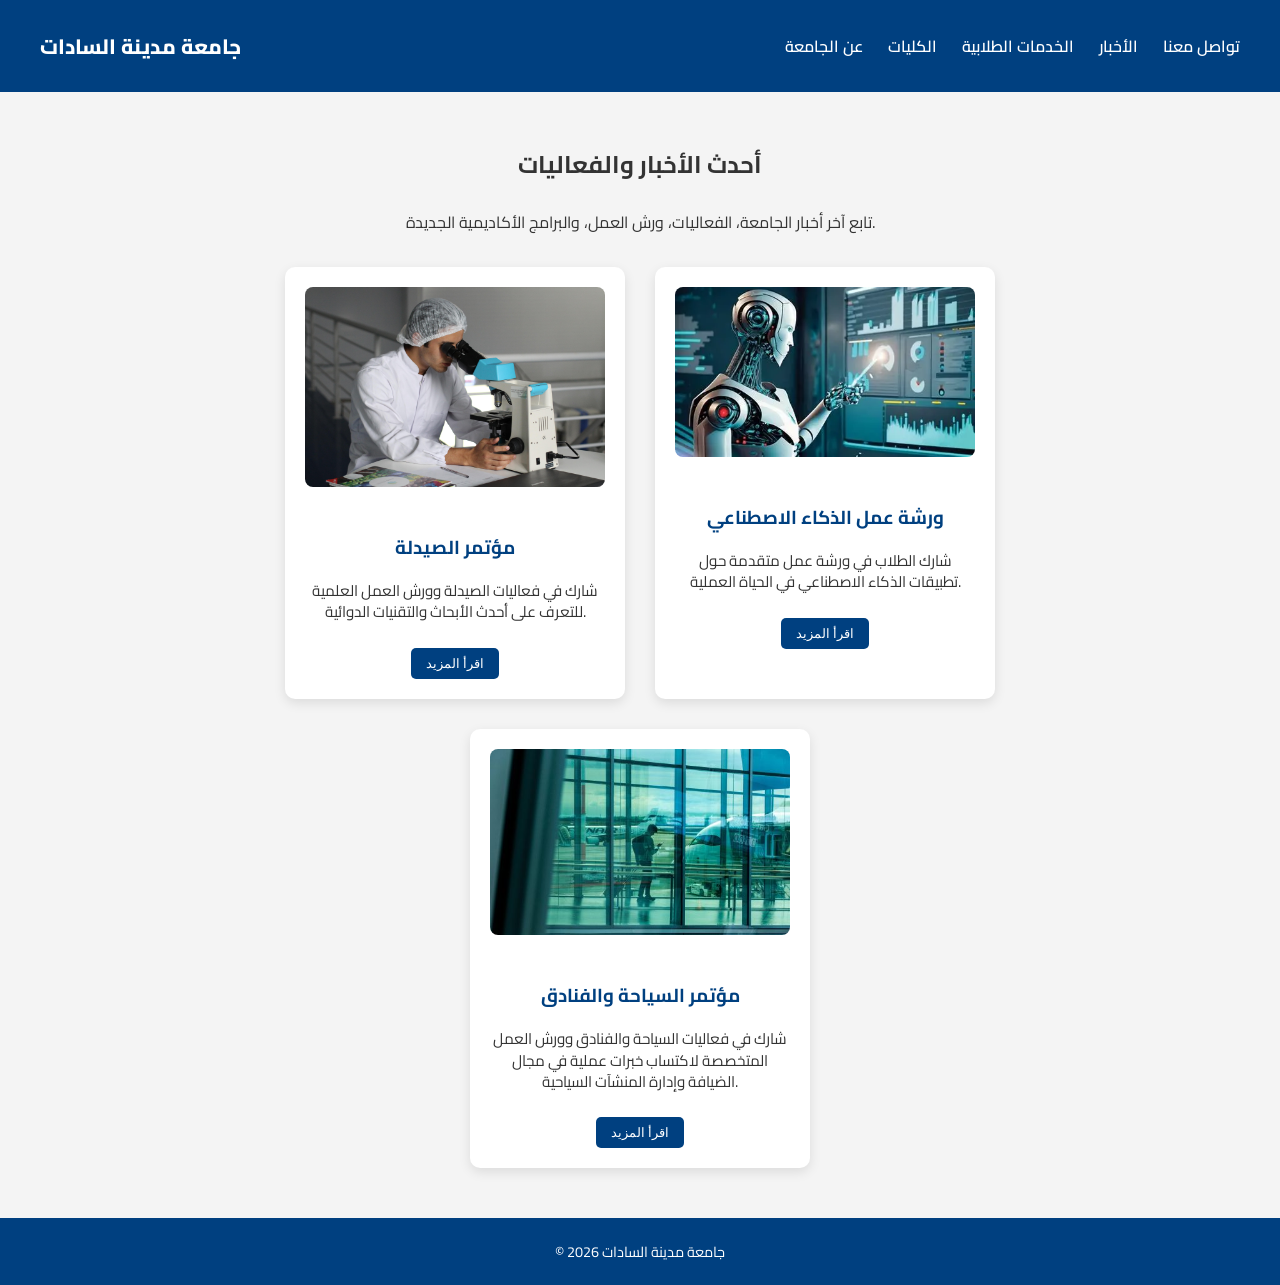
<file: news.html>
<!DOCTYPE html>
<html lang="ar">
<head>
<meta charset="UTF-8">
<meta name="viewport" content="width=device-width, initial-scale=1.0">
<title>الأخبار - جامعة مدينة السادات ]</title>
<link rel="stylesheet" href="css/news.css">
<link href="https://fonts.googleapis.com/css2?family=Cairo:wght@400;600;800&display=swap" rel="stylesheet">
<link rel="stylesheet" href="https://cdnjs.cloudflare.com/ajax/libs/font-awesome/6.4.0/css/all.min.css">
</head>
<body>

<header>
  <a href="index.html" class="logo">جامعة مدينة السادات </a>
   <div class="menu-toggle" id="menu-toggle">
    <i class="fas fa-bars"></i>
  </div>
  <nav>
    <ul class="main-menu" id="main-menu">
      <li><a href="about.html">عن الجامعة</a></li>
      <li><a href="faculties.html">الكليات</a></li>
      <li><a href="services.html">الخدمات الطلابية</a></li>
      <li><a href="news.html">الأخبار</a></li>
      <li><a href="contact.html">تواصل معنا</a></li>
    </ul>
  </nav>
</header>

<section class="news-page">
  <h1>أحدث الأخبار والفعاليات</h1>
  <p>تابع آخر أخبار الجامعة، الفعاليات، ورش العمل، والبرامج الأكاديمية الجديدة.</p>

  <div class="news-cards">
    <div class="card">
       <img src="imgs/luvqs-scientist-2141259_1920.jpg" alt="Event 1">
      <h3> مؤتمر الصيدلة </h3>
      <p> شارك في فعاليات الصيدلة وورش العمل العلمية للتعرف على أحدث الأبحاث والتقنيات الدوائية.</p>
      <button class="read-btn">اقرأ المزيد</button>
    </div>
    <div class="card">
      <img src="imgs/download (1).webp" alt="خبر 2">
      <h3>ورشة عمل الذكاء الاصطناعي</h3>
      <p>شارك الطلاب في ورشة عمل متقدمة حول تطبيقات الذكاء الاصطناعي في الحياة العملية.</p>
      <button class="read-btn">اقرأ المزيد</button>
    </div>
    <div class="card">
      <img src="imgs/airport-8000988_1280-480x299.jpg" alt="Event 3">
      <h3>  مؤتمر السياحة والفنادق</h3>
      <p>شارك في فعاليات السياحة والفنادق وورش العمل المتخصصة لاكتساب خبرات عملية في مجال الضيافة وإدارة المنشآت السياحية.</p>
      <button class="read-btn">اقرأ المزيد</button>
    </div>
  </div>
</section>

<footer>
  <p>© 2026 جامعة مدينة السادات </p>
</footer>

<script src="js/news.js"></script>
</body>
</html>
</file>
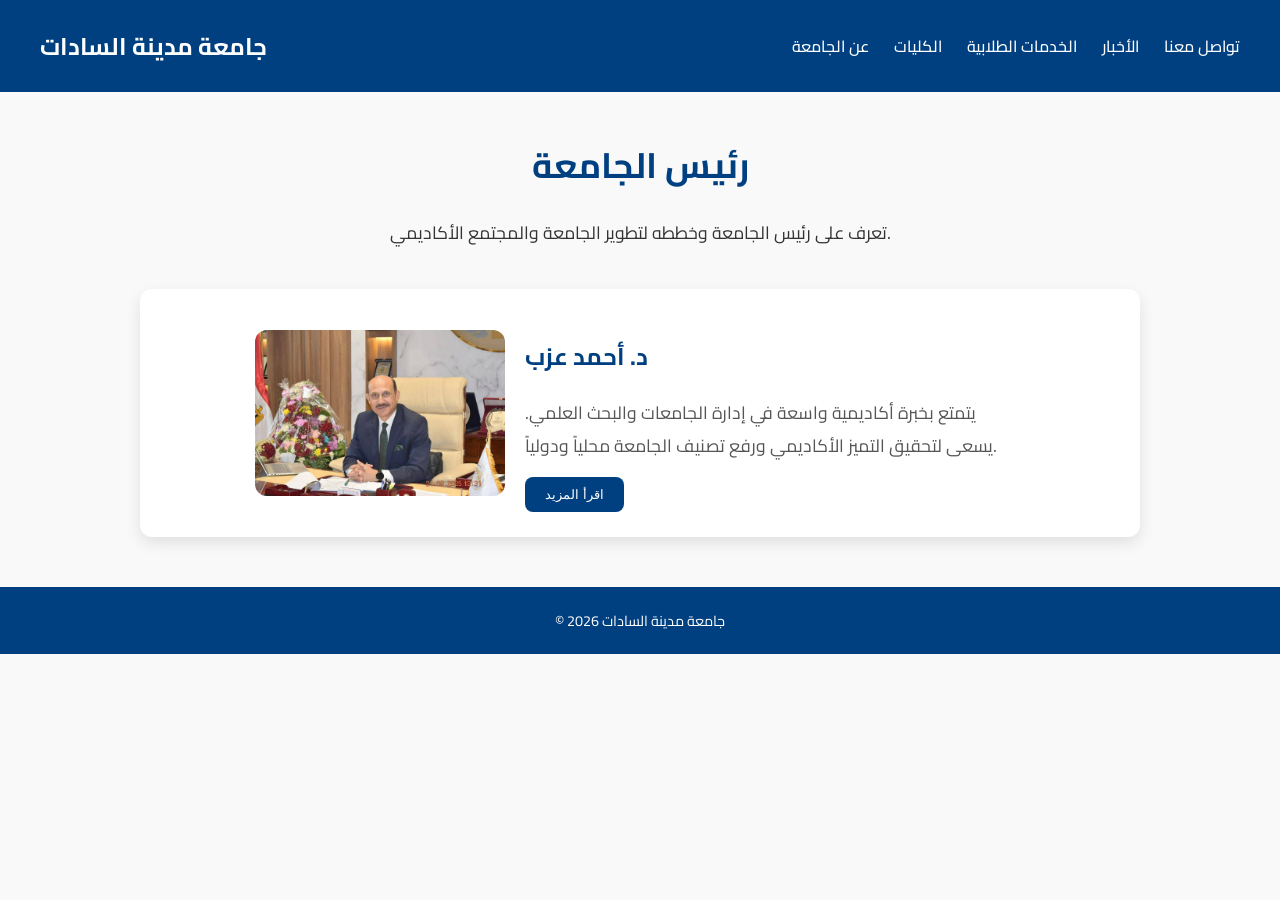
<file: president.html>
<!DOCTYPE html>
<html lang="ar">
<head>
<meta charset="UTF-8">
<meta name="viewport" content="width=device-width, initial-scale=1.0">
<title>رئيس الجامعة - جامعة مدينة السادات </title>
<link rel="stylesheet" href="css/president.css">
<link href="https://fonts.googleapis.com/css2?family=Cairo:wght@400;600;800&display=swap" rel="stylesheet">
<link rel="stylesheet" href="https://cdnjs.cloudflare.com/ajax/libs/font-awesome/6.4.0/css/all.min.css">
</head>
<body>

<header>
  <a href="index.html" class="logo">جامعة مدينة السادات </a>
   <div class="menu-toggle" id="menu-toggle">
    <i class="fas fa-bars"></i>
  </div>
  <nav>
    <ul class="main-menu" id="main-menu">
      <li><a href="about.html">عن الجامعة</a></li>
      <li><a href="faculties.html">الكليات</a></li>
      <li><a href="services.html">الخدمات الطلابية</a></li>
      <li><a href="news.html">الأخبار</a></li>
      <li><a href="contact.html">تواصل معنا</a></li>
    </ul>
  </nav>
</header>

<section class="president-page">
  <h1>رئيس الجامعة</h1>
  <p>تعرف على رئيس الجامعة وخططه لتطوير الجامعة والمجتمع الأكاديمي.</p>

  <div class="president-card">
    <img src="imgs/photo_2026-02-22_03-01-28.jpg" alt="رئيس الجامعة">
    <div class="info">
      <h2>د. أحمد عزب</h2>
      <p>يتمتع بخبرة أكاديمية واسعة في إدارة الجامعات والبحث العلمي. يسعى لتحقيق التميز الأكاديمي ورفع تصنيف الجامعة محلياً ودولياً.</p>
      <button class="more-info">اقرأ المزيد</button>
    </div>
  </div>

</section>

<footer>
  <p>© 2026 جامعة مدينة السادات </p>
</footer>

<script src="js/president.js"></script>
</body>
</html>
</file>
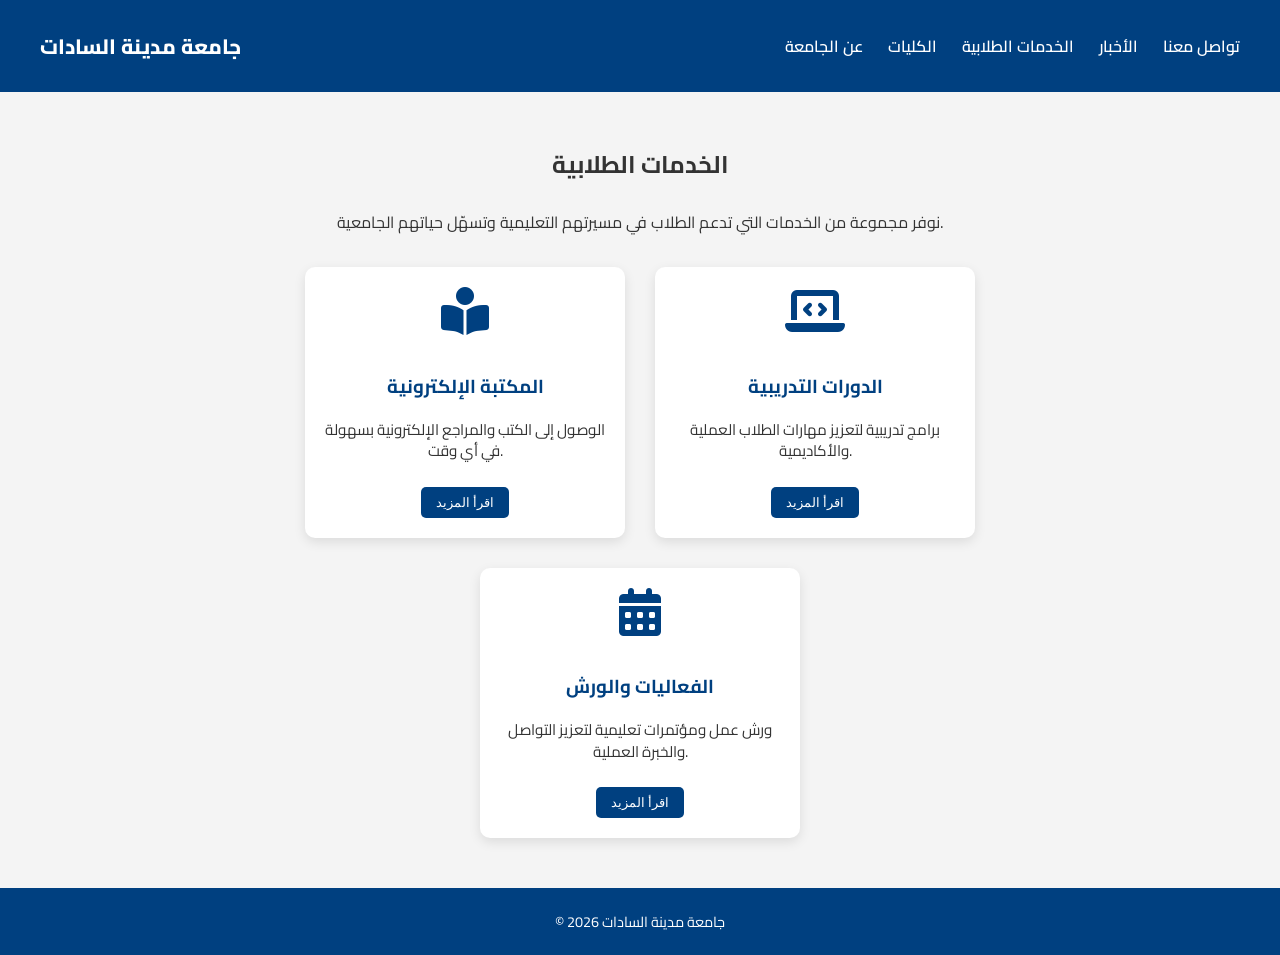
<file: services.html>
<!DOCTYPE html>
<html lang="ar">
<head>
<meta charset="UTF-8">
<meta name="viewport" content="width=device-width, initial-scale=1.0">
<title>الخدمات الطلابية - جامعة مدينة السادات </title>
<link rel="stylesheet" href="css/services.css">
<link href="https://fonts.googleapis.com/css2?family=Cairo:wght@400;600;800&display=swap" rel="stylesheet">
<link rel="stylesheet" href="https://cdnjs.cloudflare.com/ajax/libs/font-awesome/6.4.0/css/all.min.css">
</head>
<body>

<header>
  <a href="index.html" class="logo">جامعة مدينة السادات </a>
   <div class="menu-toggle" id="menu-toggle">
    <i class="fas fa-bars"></i>
  </div>
  <nav>
    <ul class="main-menu" id="main-menu">
      <li><a href="about.html">عن الجامعة</a></li>
      <li><a href="faculties.html">الكليات</a></li>
      <li><a href="services.html">الخدمات الطلابية</a></li>
      <li><a href="news.html">الأخبار</a></li>
      <li><a href="contact.html">تواصل معنا</a></li>
    </ul>
  </nav>
</header>

<section class="services-page">
  <h1>الخدمات الطلابية</h1>
  <p>نوفر مجموعة من الخدمات التي تدعم الطلاب في مسيرتهم التعليمية وتسهّل حياتهم الجامعية.</p>

  <div class="services-cards">
    <div class="card">
      <i class="fas fa-book-reader fa-3x"></i>
      <h3>المكتبة الإلكترونية</h3>
      <p>الوصول إلى الكتب والمراجع الإلكترونية بسهولة في أي وقت.</p>
      <button class="learn-btn">اقرأ المزيد</button>
    </div>
    <div class="card">
      <i class="fas fa-laptop-code fa-3x"></i>
      <h3>الدورات التدريبية</h3>
      <p>برامج تدريبية لتعزيز مهارات الطلاب العملية والأكاديمية.</p>
      <button class="learn-btn">اقرأ المزيد</button>
    </div>
    <div class="card">
      <i class="fas fa-calendar-alt fa-3x"></i>
      <h3>الفعاليات والورش</h3>
      <p>ورش عمل ومؤتمرات تعليمية لتعزيز التواصل والخبرة العملية.</p>
      <button class="learn-btn">اقرأ المزيد</button>
    </div>
  </div>
</section>

<footer>
  <p>© 2026 جامعة مدينة السادات </p>
</footer>

<script src="js/services.js"></script>
</body>
</html>
</file>
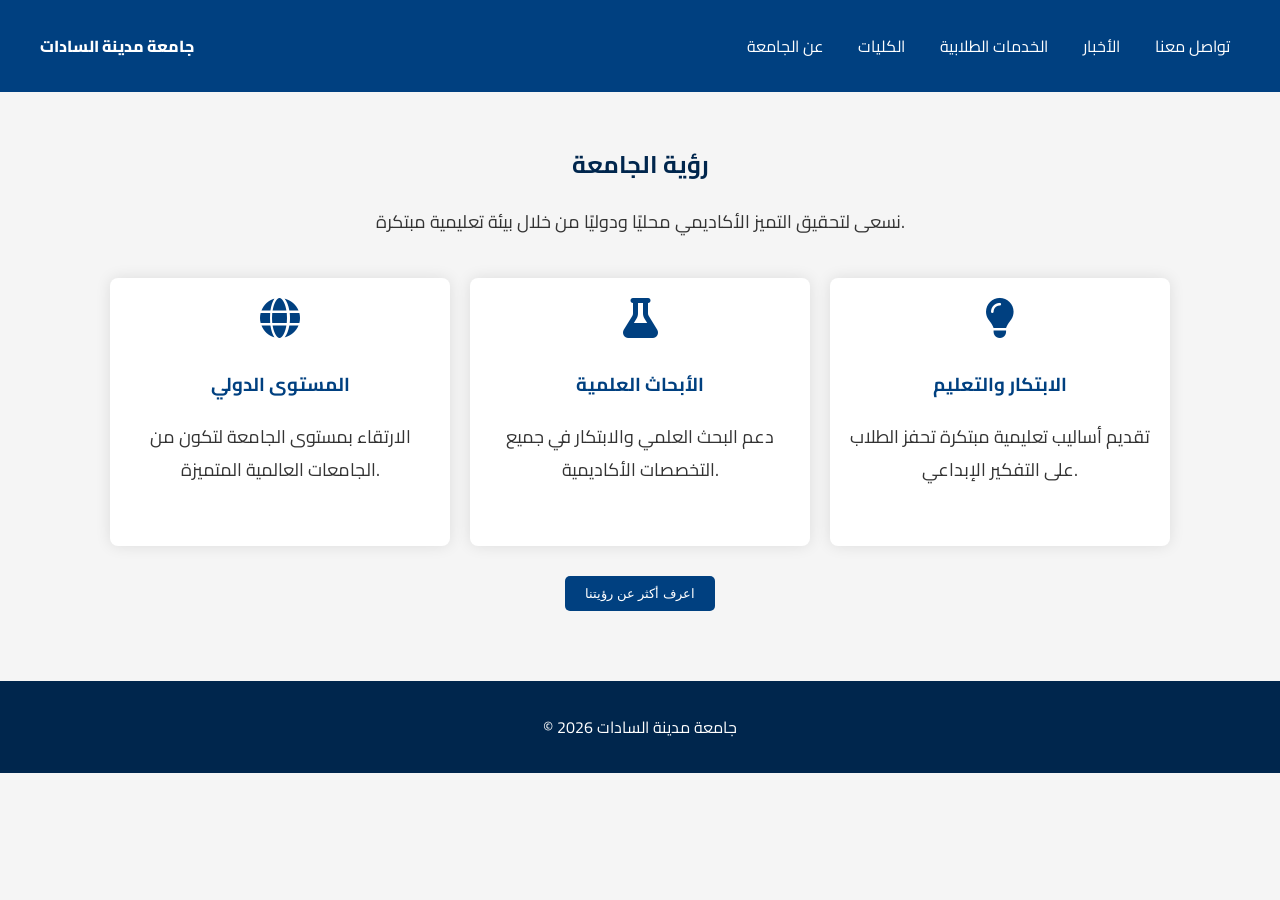
<file: vision.html>
<!DOCTYPE html>
<html lang="ar">
<head>
<meta charset="UTF-8">
<meta name="viewport" content="width=device-width, initial-scale=1.0">
<title>رؤية الجامعة - جامعة مدينة السادات </title>
<link rel="stylesheet" href="css/vision.css">
<link href="https://fonts.googleapis.com/css2?family=Cairo:wght@400;600;800&display=swap" rel="stylesheet">
<link rel="stylesheet" href="https://cdnjs.cloudflare.com/ajax/libs/font-awesome/6.4.0/css/all.min.css">
</head>
<body>

<header>
  <a href="index.html" class="logo">جامعة مدينة السادات </a>
   <div class="menu-toggle" id="menu-toggle">
    <i class="fas fa-bars"></i>
  </div>
  <nav>
    <ul class="main-menu" id="main-menu">
      <li><a href="about.html">عن الجامعة</a></li>
      <li><a href="faculties.html">الكليات</a></li>
      <li><a href="services.html">الخدمات الطلابية</a></li>
      <li><a href="news.html">الأخبار</a></li>
      <li><a href="contact.html">تواصل معنا</a></li>
    </ul>
  </nav>
</header>

<section class="vision-page">
  <h1>رؤية الجامعة</h1>
  <p>نسعى لتحقيق التميز الأكاديمي محليًا ودوليًا من خلال بيئة تعليمية مبتكرة.</p>

  <div class="vision-boxes">
    <div class="box">
      <i class="fas fa-globe"></i>
      <h3>المستوى الدولي</h3>
      <p>الارتقاء بمستوى الجامعة لتكون من الجامعات العالمية المتميزة.</p>
    </div>
    <div class="box">
      <i class="fas fa-flask"></i>
      <h3>الأبحاث العلمية</h3>
      <p>دعم البحث العلمي والابتكار في جميع التخصصات الأكاديمية.</p>
    </div>
    <div class="box">
      <i class="fas fa-lightbulb"></i>
      <h3>الابتكار والتعليم</h3>
      <p>تقديم أساليب تعليمية مبتكرة تحفز الطلاب على التفكير الإبداعي.</p>
    </div>
  </div>

  <button class="more-btn">اعرف أكثر عن رؤيتنا</button>
</section>

<footer>
  <p>© 2026 جامعة مدينة السادات </p>
</footer>

<script src="js/vision.js"></script>
</body>
</html>
</file>
<file: css/style.css>
/* ===========================
   Reset & Base
=========================== */
* {
  margin: 0;
  padding: 0;
  box-sizing: border-box;
  font-family: 'Cairo', sans-serif;
}

body {
  direction: rtl;
  background: #f4f7fb;
  color: #333;
  line-height: 1.6;
}

/* ===========================
   Top Bar
=========================== */
.top-bar {
  background: #0f172a;
  color: #fff;
  display: flex;
  justify-content: space-between;
  padding: 10px 50px;
  font-size: 14px;
  align-items: center;
}

.top-bar button.lang-btn {
  background: #facc15;
  border: none;
  color: #0f172a;
  padding: 5px 12px;
  border-radius: 5px;
  cursor: pointer;
  font-weight: 600;
  transition: all 0.3s;
}

.top-bar button.lang-btn:hover {
  background: #eab308;
}

/* ===========================
   Header / Navbar
=========================== */
header {
  background: #0f172a;
  display: flex;
  justify-content: space-between;
  align-items: center;
  padding: 20px 50px;
  position: sticky;
  top: 0;
  z-index: 1000;
  box-shadow: 0 2px 10px rgba(0,0,0,0.1);
}

header .logo {
  display: flex;
  align-items: center;
  gap: 10px;
  color: #facc15;
  font-size: 24px;
  font-weight: 700;
  text-decoration: none;
}

header .logo-img {
  height: 50px;
}

nav ul.main-menu {
  display: flex;
  list-style: none;
  gap: 30px;
}

nav ul.main-menu li {
  position: relative;
}

nav ul.main-menu li a {
  text-decoration: none;
  color: #fff;
  font-weight: 600;
  padding: 10px 15px;
  display: inline-block;
  transition: all 0.3s;
  border-radius: 5px;
}

nav ul.main-menu li a:hover {
  background: #facc15;
  color: #0f172a;
}

/* Dropdown */
nav ul.main-menu li .dropdown {
  display: none;
  position: absolute;
  top: 45px;
  right: 0;
  background: #1e293b;
  border-radius: 10px;
  min-width: 200px;
  z-index: 999;
  box-shadow: 0 5px 15px rgba(0,0,0,0.2);
}

nav ul.main-menu li:hover .dropdown {
  display: block;
}

nav ul.main-menu li .dropdown li a {
  display: block;
  padding: 12px 20px;
  color: #fff;
  transition: all 0.3s;
}

nav ul.main-menu li .dropdown li a:hover {
  background: #facc15;
  color: #0f172a;
  border-radius: 5px;
}

/* ===========================
   Hero Section / Slider
=========================== */
.hero {
  position: relative;
  height: 90vh;
  overflow: hidden;
}

.hero .slide {
  position: absolute;
  width: 100%;
  height: 100%;
  display: none;
}

.hero .slide.active {
  display: block;
}

.hero .slide img {
  width: 100%;
  height: 100%;
  object-fit: cover;
  filter: brightness(0.5);
}

.hero .hero-text {
  position: absolute;
  top: 50%;
  right: 50%;
  transform: translate(50%, -50%);
  text-align: center;
  background: rgba(15,23,42,0.6);
  padding: 50px 30px;
  border-radius: 15px;
  color: #fff;
  max-width: 650px;
}

.hero .hero-text h1 {
  font-size: 48px;
  margin-bottom: 20px;
  color: #facc15;
}

.hero .hero-text p {
  font-size: 18px;
  margin-bottom: 25px;
}

.hero .hero-text .main-btn {
  background: #facc15;
  color: #0f172a;
  padding: 12px 28px;
  border-radius: 8px;
  font-weight: 600;
  font-size: 16px;
  transition: all 0.3s;
}

.hero .hero-text .main-btn:hover {
  transform: scale(1.05);
  background: #eab308;
}

/* Slider Arrows */
.slider-buttons span {
  position: absolute;
  top: 50%;
  font-size: 45px;
  cursor: pointer;
  color: white;
  background: rgba(15,23,42,0.4);
  padding: 12px;
  border-radius: 50%;
  user-select: none;
  transition: all 0.3s;
}

.slider-buttons span:hover {
  background: rgba(250,204,21,0.8);
}

#prev { right: 20px; }
#next { left: 20px; }

/* ===========================
   About Section
=========================== */
.about {
  display: flex;
  gap: 40px;
  align-items: center;
  padding: 80px 50px;
  background: #fefce8;
  border-radius: 15px;
}

.about img {
  width: 50%;
  border-radius: 15px;
}

.about .text {
  width: 50%;
}

.about h2 {
  font-size: 36px;
  margin-bottom: 20px;
  color: #0f172a;
}

.about p {
  font-size: 18px;
  margin-bottom: 25px;
}

.about .main-btn:hover {
  transform: scale(1.05);
  background: #eab308;
}

/* ===========================
   Vision & Mission
=========================== */
.vision-mission {
  padding: 80px 50px;
  text-align: center;
  background: #fff;
}

.vision-mission h2 {
  font-size: 36px;
  margin-bottom: 50px;
  color: #0f172a;
}

.vision-mission .boxes {
  display: flex;
  gap: 30px;
  justify-content: center;
  flex-wrap: wrap;
}

.vision-mission .box {
  background: #fefce8;
  width: 300px;
  padding: 30px;
  border-radius: 15px;
  transition: all 0.3s;
}

.vision-mission .box:hover {
  transform: translateY(-10px);
  box-shadow: 0 10px 25px rgba(0,0,0,0.2);
}

.vision-mission .box i {
  font-size: 45px;
  color: #facc15;
  margin-bottom: 15px;
}

/* ===========================
   Counters Section
=========================== */
.counters {
  display: flex;
  justify-content: center;
  gap: 40px;
  padding: 80px 50px;
  background: #0f172a;
  color: #fff;
  flex-wrap: wrap;
}

.counter-box {
  text-align: center;
  flex: 1 1 200px;
  background: #1e293b;
  padding: 30px 20px;
  border-radius: 15px;
  transition: all 0.3s;
}

.counter-box:hover {
  transform: translateY(-10px);
  box-shadow: 0 10px 25px rgba(0,0,0,0.4);
}

.counter-box i {
  font-size: 40px;
  color: #facc15;
  margin-bottom: 15px;
}

.counter-box h3 {
  font-size: 32px;
  margin-bottom: 10px;
}

.counter-box p {
  font-size: 16px;
}

/* ===========================
   Faculties Section
=========================== */
.faculties {
  padding: 80px 50px;
  background: #fefce8;
  text-align: center;
}

.faculties h2 {
  font-size: 36px;
  margin-bottom: 40px;
  color: #0f172a;
}

.cards {
  display: flex;
  justify-content: center;
  gap: 30px;
  flex-wrap: wrap;
}

.card {
  background: #fff;
  width: 300px;
  border-radius: 15px;
  overflow: hidden;
  transition: all 0.4s;
  text-align: center;
  box-shadow: 0 5px 20px rgba(0,0,0,0.1);
}

.card:hover {
  transform: translateY(-12px);
  box-shadow: 0 10px 30px rgba(0,0,0,0.25);
}

.card img {
  width: 100%;
  height: 200px;
  object-fit: cover;
}

.card h3 {
  font-size: 22px;
  color: #0f172a;
  margin: 15px 0 10px;
}

.card p {
  font-size: 16px;
  color: #555;
  padding: 0 10px 15px 10px;
}

/* ===========================
   Featured Events Slider
=========================== */
.featured-cards {
  background: #fff;
  padding: 80px 50px;
  text-align: center;
}

.featured-cards h2 {
  color: #0f172a;
  font-size: 36px;
  margin-bottom: 40px;
}

.cards-slider {
  display: flex;
  gap: 30px;
  overflow-x: auto;
  scroll-behavior: smooth;
}

.cards-slider::-webkit-scrollbar {
  display: none;
}

/* ===========================
   Gallery Section
=========================== */
.gallery {
  padding: 80px 50px;
  background: #fefce8;
  text-align: center;
}

.gallery h2 {
  font-size: 36px;
  color: #0f172a;
  margin-bottom: 40px;
}

.gallery-grid {
  display: grid;
  grid-template-columns: repeat(auto-fit,minmax(200px,1fr));
  gap: 20px;
}

.gallery-grid img {
  width: 100%;
  border-radius: 15px;
  transition: transform 0.3s;
}

.gallery-grid img:hover {
  transform: scale(1.05);
}

/* ===========================
   Footer
=========================== */
footer {
  background: #0f172a;
  color: white;
  padding: 60px 50px;
  border-top-left-radius: 20px;
  border-top-right-radius: 20px;
}

.footer-grid {
  display: flex;
  gap: 40px;
  flex-wrap: wrap;
}

.footer-grid div {
  flex: 1;
}

.footer-grid h3 {
  font-size: 20px;
  margin-bottom: 20px;
  color: #facc15;
}

.footer-grid p,
.footer-grid a {
  font-size: 16px;
  margin-bottom: 10px;
  color: white;
}

.footer-grid a:hover {
  color: #facc15;
}

.copy {
  text-align: center;
  margin-top: 30px;
  font-size: 14px;
  color: #fff;
}

/* ===========================
   Featured Events Slider
=========================== */
.featured-cards {
  background: #fefce8; /* لون فاتح للتمييز عن باقي الصفحات */
  padding: 80px 50px;
  text-align: center;
  border-radius: 15px;
}

.featured-cards h2 {
  color: #0f172a;
  font-size: 36px;
  margin-bottom: 40px;
}

/* Slider container */
.cards-slider {
  display: flex;
  gap: 30px;
  overflow-x: auto;
  scroll-behavior: smooth;
  padding-bottom: 20px;
}

/* Scrollbar مخفي */
.cards-slider::-webkit-scrollbar {
  display: none;
}

/* كل كارد */
.cards-slider .card {
  flex: 0 0 300px; /* ثابت العرض للكارد */
  background: #fff;
  border-radius: 15px;
  box-shadow: 0 10px 25px rgba(0,0,0,0.15);
  overflow: hidden;
  transition: transform 0.3s, box-shadow 0.3s;
  text-align: center;
}

.cards-slider .card:hover {
  transform: translateY(-10px);
  box-shadow: 0 15px 35px rgba(0,0,0,0.25);
}

/* صورة الكارد */
.cards-slider .card img {
  width: 100%;
  height: 180px;
  object-fit: cover;
  transition: transform 0.3s;
}

.cards-slider .card img:hover {
  transform: scale(1.05);
}

/* عنوان الكارد */
.cards-slider .card h3 {
  font-size: 20px;
  color: #0f172a;
  margin: 15px 0 10px;
}

/* وصف الكارد */
.cards-slider .card p {
  font-size: 16px;
  color: #555;
  padding: 0 10px 15px 10px;
}

/* زر التسجيل */
.cards-slider .card .main-btn {
  background: #facc15;
  color: #0f172a;
  padding: 10px 20px;
  border-radius: 8px;
  display: inline-block;
  margin-bottom: 20px;
  font-weight: 600;
  transition: all 0.3s;
}

.cards-slider .card .main-btn:hover {
  background: #eab308;
  transform: scale(1.05);
}

/* أزرار التحكم في السلايدر */
.slider-controls {
  margin-top: 20px;
  display: flex;
  justify-content: center;
  gap: 20px;
}

.slider-controls button {
  background: #0f172a;
  color: #facc15;
  border: none;
  padding: 10px 15px;
  border-radius: 50%;
  font-size: 18px;
  cursor: pointer;
  transition: all 0.3s;
}

.slider-controls button:hover {
  background: #facc15;
  color: #0f172a;
  transform: scale(1.1);
}
/* ===========================
   Featured Events Slider
=========================== */
.featured-cards {
  background: #fefce8; /* لون فاتح للتمييز عن باقي الصفحات */
  padding: 80px 50px;
  text-align: center;
  border-radius: 15px;
}

.featured-cards h2 {
  color: #0f172a;
  font-size: 36px;
  margin-bottom: 40px;
}

/* Slider container */
.cards-slider {
  display: flex;
  gap: 30px;
  overflow-x: auto;
  scroll-behavior: smooth;
  padding-bottom: 20px;
}

/* Scrollbar مخفي */
.cards-slider::-webkit-scrollbar {
  display: none;
}

/* كل كارد */
.cards-slider .card {
  flex: 0 0 300px; /* ثابت العرض للكارد */
  background: #fff;
  border-radius: 15px;
  box-shadow: 0 10px 25px rgba(0,0,0,0.15);
  overflow: hidden;
  transition: transform 0.3s, box-shadow 0.3s;
  text-align: center;
}

.cards-slider .card:hover {
  transform: translateY(-10px);
  box-shadow: 0 15px 35px rgba(0,0,0,0.25);
}

/* صورة الكارد */
.cards-slider .card img {
  width: 100%;
  height: 180px;
  object-fit: cover;
  transition: transform 0.3s;
}

.cards-slider .card img:hover {
  transform: scale(1.05);
}

/* عنوان الكارد */
.cards-slider .card h3 {
  font-size: 20px;
  color: #0f172a;
  margin: 15px 0 10px;
}

/* وصف الكارد */
.cards-slider .card p {
  font-size: 16px;
  color: #555;
  padding: 0 10px 15px 10px;
}

/* زر التسجيل */
.cards-slider .card .main-btn {
  background: #facc15;
  color: #0f172a;
  padding: 10px 20px;
  border-radius: 8px;
  display: inline-block;
  margin-bottom: 20px;
  font-weight: 600;
  transition: all 0.3s;
}

.cards-slider .card .main-btn:hover {
  background: #eab308;
  transform: scale(1.05);
}

/* أزرار التحكم في السلايدر */
.slider-controls {
  margin-top: 20px;
  display: flex;
  justify-content: center;
  gap: 20px;
}

.slider-controls button {
  background: #0f172a;
  color: #facc15;
  border: none;
  padding: 10px 15px;
  border-radius: 50%;
  font-size: 18px;
  cursor: pointer;
  transition: all 0.3s;
}

.slider-controls button:hover {
  background: #facc15;
  color: #0f172a;
  transform: scale(1.1);
}
/* ===========================
   Faculties Details Button
=========================== */
.faculties .card .main-btn {
  display: inline-block;
  margin: 0 auto 20px auto;
  background-color: #ff6b6b; /* لون أحمر جذاب */
  color: #fff;
  padding: 12px 25px;
  border-radius: 30px;
  font-weight: 600;
  font-size: 16px;
  text-decoration: none;
  transition: background-color 0.3s, transform 0.3s, box-shadow 0.3s;
  box-shadow: 0 5px 15px rgba(0,0,0,0.1);
}

.faculties .card .main-btn i {
  margin-left: 8px;
}

.faculties .card .main-btn:hover {
  background-color: #ff3b3b; /* يصبح أحمر أكثر حدة */
  transform: translateY(-3px) scale(1.05);
  box-shadow: 0 8px 25px rgba(0,0,0,0.2);
}
/* ===========================
   Responsive
=========================== */
@media(max-width:1024px){
  .about { flex-direction: column; text-align: center; }
  .about img, .about .text { width: 100%; }
  .vision-mission .boxes { flex-direction: column; }
  .cards { justify-content: center; }
  .counters { flex-direction: column; }
}
/* ===========================
   Responsive Adjustments
=========================== */
@media (max-width: 1200px) {
  header {
    padding: 15px 30px;
  }

  .top-bar {
    flex-direction: column;
    align-items: flex-start;
    gap: 10px;
    padding: 10px 30px;
  }

  nav ul.main-menu {
    gap: 20px;
    flex-wrap: wrap;
  }

  .hero .hero-text {
    padding: 40px 20px;
    max-width: 90%;
  }

  .about {
    flex-direction: column;
    padding: 60px 30px;
  }

  .about img, .about .text {
    width: 100%;
  }

  .vision-mission .boxes {
    flex-direction: column;
    gap: 20px;
  }

  .counters {
    flex-direction: column;
    gap: 25px;
  }

  .faculties .cards {
    gap: 20px;
  }

  .gallery-grid {
    grid-template-columns: repeat(auto-fit, minmax(180px, 1fr));
    gap: 15px;
  }

  .featured-cards .cards-slider {
    gap: 20px;
    padding-bottom: 15px;
  }
}

@media (max-width: 768px) {
  header {
    flex-direction: column;
    align-items: flex-start;
    padding: 15px 20px;
  }

  nav ul.main-menu {
    flex-direction: column;
    width: 100%;
    gap: 10px;
  }

  nav ul.main-menu li a {
    padding: 10px 15px;
  }

  .hero .hero-text h1 {
    font-size: 32px;
  }

  .hero .hero-text p {
    font-size: 16px;
  }

  .about {
    padding: 40px 20px;
  }

  .vision-mission h2,
  .faculties h2,
  .gallery h2,
  .featured-cards h2 {
    font-size: 28px;
  }

  .vision-mission .box,
  .counter-box,
  .card {
    width: 100%;
  }

  .cards-slider .card {
    flex: 0 0 250px;
  }
}

@media (max-width: 480px) {
  .top-bar {
    font-size: 12px;
    padding: 8px 15px;
  }

  .hero .hero-text h1 {
    font-size: 24px;
  }

  .hero .hero-text p {
    font-size: 14px;
  }

  .about h2,
  .vision-mission h2,
  .faculties h2,
  .gallery h2,
  .featured-cards h2 {
    font-size: 22px;
  }

  .about p,
  .vision-mission .box p,
  .counter-box p,
  .card p {
    font-size: 14px;
  }

  header .logo {
    font-size: 20px;
  }

  .cards-slider .card {
    flex: 0 0 200px;
  }

  .cards-slider .card h3 {
    font-size: 18px;
  }

  .cards-slider .card p {
    font-size: 14px;
  }

  .slider-controls button {
    padding: 8px 12px;
    font-size: 16px;
  }
}
/* ===== HEADER FIX ===== */

header {
  display: flex;
  align-items: center;
  justify-content: space-between;
  padding: 15px 40px;
  background: #004080;
  position: sticky;
  top: 0;
  z-index: 1000;
}

/* اللوجو */
.logo {
  display: flex;
  align-items: center;
  gap: 10px;
  text-decoration: none;
  color: white;
  font-weight: 800;
}

.logo-img {
  width: 45px;
}

/* زرار المنيو */
.menu-toggle {
  display: none;
  font-size: 28px;
  color: white;
  cursor: pointer;
  padding: 8px 10px;
  border-radius: 6px;
  transition: 0.3s;
}

.menu-toggle:hover {
  background: rgba(255,255,255,0.15);
}

/* ================= RESPONSIVE ================= */

@media (max-width: 768px) {

  header {
    padding: 15px 20px;
  }

  .menu-toggle {
    display: flex;
    align-items: center;
    justify-content: center;
  }

  nav {
    position: absolute;
    top: 100%;
    right: 0;
    width: 100%;
  }

  .main-menu {
    flex-direction: column;
    background: #003366;
    width: 100%;
    max-height: 0;
    overflow: hidden;
    transition: max-height 0.4s ease;
  }

  .main-menu.active {
    max-height: 600px;
  }
}
</file>
<file: css/about.css>
/* === إعدادات عامة للصفحة === */
body {
  font-family: 'Cairo', sans-serif;
  background: #f9f9f9;
  margin: 0;
  padding: 0;
  color: #333;
  line-height: 1.6;
}

header {
  background: #004080;
  color: #fff;
  padding: 20px;
  display: flex;
  align-items: center;
  justify-content: space-between;
}

header .logo {
  font-size: 1.5rem;
  font-weight: 700;
  text-decoration: none;
  color: #fff;
}

header nav ul {
  list-style: none;
  display: flex;
  gap: 25px;
  margin: 0;
  padding: 0;
}

header nav ul li a {
  text-decoration: none;
  color: #fff;
  font-weight: 500;
  transition: color 0.3s;
}

header nav ul li a:hover {
  color: #ffcc00;
}

/* === قسم About === */
.about-page {
  max-width: 1200px;
  margin: 40px auto;
  padding: 0 20px;
}

.about-page h1 {
  text-align: center;
  font-size: 2.2rem;
  margin-bottom: 20px;
  color: #004080;
}

.about-page p {
  text-align: center;
  margin-bottom: 40px;
  font-size: 1.1rem;
}

/* === بطاقات الأقسام === */
.about-cards {
  display: flex;
  flex-wrap: wrap;
  gap: 20px;
  justify-content: center;
}

.card {
  background: #fff;
  border-radius: 12px;
  box-shadow: 0 6px 15px rgba(0,0,0,0.1);
  width: 300px;
  padding: 20px;
  text-align: center;
  transition: transform 0.3s, box-shadow 0.3s;
  position: relative;
  overflow: hidden;
}

.card:hover {
  transform: translateY(-5px);
  box-shadow: 0 12px 25px rgba(0,0,0,0.15);
}

.card img {
  width: 100%;
  height: 180px;
  object-fit: cover;
  border-radius: 8px;
  margin-bottom: 15px;
}

.card h3 {
  margin-bottom: 10px;
  color: #004080;
}

.card p {
  font-size: 0.95rem;
  color: #555;
  margin-bottom: 15px;
}

/* === زر اقرأ المزيد === */
.learn-btn {
  background: #004080;
  color: #fff;
  border: none;
  padding: 10px 18px;
  border-radius: 8px;
  cursor: pointer;
  font-weight: 600;
  transition: background 0.3s, transform 0.2s;
}

.learn-btn:hover {
  background: #ffcc00;
  color: #004080;
  transform: scale(1.05);
}

/* === النص الإضافي التفاعلي === */
.extra-info {
  max-height: 0;
  overflow: hidden;
  opacity: 0;
  transition: max-height 0.5s ease, opacity 0.5s ease;
  font-size: 0.95rem;
  color: #222;
  margin-top: 10px;
}

.extra-info.show {
  max-height: 150px; /* أقصى ارتفاع للنص */
  opacity: 1;
}

/* === خط زمني لتاريخ الجامعة === */
.history-timeline {
  margin-top: 50px;
  padding: 0 20px;
}

.history-timeline h2 {
  text-align: center;
  font-size: 1.8rem;
  color: #004080;
  margin-bottom: 20px;
}

.history-timeline ul {
  list-style: none;
  padding: 0;
  max-width: 800px;
  margin: 0 auto;
  position: relative;
}

.history-timeline ul li {
  background: #fff;
  padding: 15px 20px;
  border-radius: 8px;
  box-shadow: 0 4px 12px rgba(0,0,0,0.1);
  margin-bottom: 15px;
  position: relative;
  transition: transform 0.3s;
}

.history-timeline ul li:hover {
  transform: translateX(5px);
}

.history-timeline ul li::before {
  content: '';
  position: absolute;
  left: -15px;
  top: 15px;
  width: 10px;
  height: 10px;
  background: #004080;
  border-radius: 50%;
}

/* === Footer === */
footer {
  background: #004080;
  color: #fff;
  text-align: center;
  padding: 20px 0;
  margin-top: 50px;
}

footer p {
  margin: 0;
  font-size: 0.9rem;
}




/* ===== HEADER FIX ===== */

header {
  display: flex;
  align-items: center;
  justify-content: space-between;
  padding: 15px 40px;
  background: #004080;
  position: sticky;
  top: 0;
  z-index: 1000;
}

/* اللوجو */
.logo {
  display: flex;
  align-items: center;
  gap: 10px;
  text-decoration: none;
  color: white;
  font-weight: 800;
}

.logo-img {
  width: 45px;
}

/* زرار المنيو */
.menu-toggle {
  display: none;
  font-size: 28px;
  color: white;
  cursor: pointer;
  padding: 8px 10px;
  border-radius: 6px;
  transition: 0.3s;
}

.menu-toggle:hover {
  background: rgba(255,255,255,0.15);
}

/* ================= RESPONSIVE ================= */

@media (max-width: 768px) {

  header {
    padding: 15px 20px;
  }

  .menu-toggle {
    display: flex;
    align-items: center;
    justify-content: center;
  }

  nav {
    position: absolute;
    top: 100%;
    right: 0;
    width: 100%;
  }

  .main-menu {
    flex-direction: column;
    background: #003366;
    width: 100%;
    max-height: 0;
    overflow: hidden;
    transition: max-height 0.4s ease;
  }

  .main-menu.active {
    max-height: 600px;
  }
}
</file>
<file: css/contact.css>
body {
  font-family: 'Cairo', sans-serif;
  background: #f4f4f4;
  margin: 0;
  padding: 0;
  color: #333;
}

header {
  display: flex;
  justify-content: space-between;
  align-items: center;
  padding: 15px 50px;
  background-color: #004080;
  color: white;
}

header .logo {
  font-weight: 800;
  font-size: 1.3rem;
  color: white;
  text-decoration: none;
}

.main-menu {
  list-style: none;
  display: flex;
  gap: 25px;
}

.main-menu li a {
  color: white;
  text-decoration: none;
  font-weight: 600;
}

.contact-page {
  max-width: 1000px;
  margin: 50px auto;
  padding: 0 20px;
  text-align: center;
}

.contact-container {
  display: flex;
  flex-wrap: wrap;
  justify-content: space-between;
  gap: 40px;
  margin-top: 30px;
}

form {
  flex: 1;
  min-width: 300px;
  display: flex;
  flex-direction: column;
  gap: 15px;
}

form input, form textarea {
  padding: 10px;
  border-radius: 5px;
  border: 1px solid #ccc;
  font-size: 1rem;
}

form textarea {
  resize: none;
  height: 120px;
}

.submit-btn {
  background-color: #004080;
  color: white;
  border: none;
  padding: 10px;
  cursor: pointer;
  border-radius: 5px;
  font-weight: 600;
  transition: background 0.3s;
}

.submit-btn:hover {
  background-color: #0066cc;
}

.contact-info {
  flex: 1;
  min-width: 250px;
  background: white;
  border-radius: 10px;
  padding: 20px;
  box-shadow: 0 4px 12px rgba(0,0,0,0.1);
  text-align: right;
}

.contact-info p {
  margin: 15px 0;
  font-size: 1rem;
}


/* ===== HEADER FIX ===== */

header {
  display: flex;
  align-items: center;
  justify-content: space-between;
  padding: 15px 40px;
  background: #004080;
  position: sticky;
  top: 0;
  z-index: 1000;
}

/* اللوجو */
.logo {
  display: flex;
  align-items: center;
  gap: 10px;
  text-decoration: none;
  color: white;
  font-weight: 800;
}

.logo-img {
  width: 45px;
}

/* زرار المنيو */
.menu-toggle {
  display: none;
  font-size: 28px;
  color: white;
  cursor: pointer;
  padding: 8px 10px;
  border-radius: 6px;
  transition: 0.3s;
}

.menu-toggle:hover {
  background: rgba(255,255,255,0.15);
}

/* ================= RESPONSIVE ================= */

@media (max-width: 768px) {

  header {
    padding: 15px 20px;
  }

  .menu-toggle {
    display: flex;
    align-items: center;
    justify-content: center;
  }

  nav {
    position: absolute;
    top: 100%;
    right: 0;
    width: 100%;
  }

  .main-menu {
    flex-direction: column;
    background: #003366;
    width: 100%;
    max-height: 0;
    overflow: hidden;
    transition: max-height 0.4s ease;
  }

  .main-menu.active {
    max-height: 600px;
  }
}
footer {
  background: #004080;
  color: #fff;
  text-align: center;
  padding: 20px 0;
  margin-top: 50px;
}

footer p {
  margin: 0;
  font-size: 0.9rem;
}
</file>
<file: css/faculties.css>
body {
  font-family: 'Cairo', sans-serif;
  background: #f4f4f4;
  margin: 0;
  padding: 0;
  color: #333;
}

header {
  display: flex;
  justify-content: space-between;
  align-items: center;
  padding: 15px 50px;
  background-color: #004080;
  color: white;
}

header .logo {
  font-weight: 800;
  font-size: 1.3rem;
  color: white;
  text-decoration: none;
}

.main-menu {
  list-style: none;
  display: flex;
  gap: 25px;
}

.main-menu li a {
  color: white;
  text-decoration: none;
  font-weight: 600;
}

.faculties-page {
  max-width: 1000px;
  margin: 50px auto;
  padding: 0 20px;
  text-align: center;
}

.cards {
  display: flex;
  flex-wrap: wrap;
  gap: 30px;
  justify-content: center;
  margin-top: 30px;
}

.card {
  background: white;
  border-radius: 10px;
  box-shadow: 0 4px 12px rgba(0,0,0,0.1);
  width: 280px;
  padding: 15px;
  transition: transform 0.3s, box-shadow 0.3s;
}

.card img {
  width: 100%;
  border-radius: 10px;
}

.card h3 {
  color: #004080;
  margin: 15px 0 10px;
}

.card p {
  font-size: 0.95rem;
  line-height: 1.4;
}

.learn-btn {
  margin-top: 10px;
  padding: 8px 15px;
  border: none;
  background-color: #004080;
  color: white;
  border-radius: 5px;
  cursor: pointer;
  transition: background 0.3s;
}

.learn-btn:hover {
  background-color: #0066cc;
}

.card:hover {
  transform: translateY(-5px);
  box-shadow: 0 6px 16px rgba(0,0,0,0.2);
}
/* === Footer === */
footer {
  background: #004080;
  color: #fff;
  text-align: center;
  padding: 20px 0;
  margin-top: 50px;
}

footer p {
  margin: 0;
  font-size: 0.9rem;
}
</file>
<file: css/history.css>
body {
  font-family: 'Cairo', sans-serif;
  background: #f4f4f4;
  margin: 0;
  padding: 0;
  color: #333;
}

header {
  display: flex;
  justify-content: space-between;
  align-items: center;
  padding: 15px 50px;
  background-color: #004080;
  color: white;
}

header .logo {
  font-weight: 800;
  font-size: 1.3rem;
  color: white;
  text-decoration: none;
}

.main-menu {
  list-style: none;
  display: flex;
  gap: 25px;
}

.main-menu li a {
  color: white;
  text-decoration: none;
  font-weight: 600;
}

.history-page {
  max-width: 900px;
  margin: 50px auto;
  padding: 0 20px;
}

.timeline {
  border-left: 4px solid #004080;
  padding-left: 20px;
  position: relative;
}

.event {
  margin-bottom: 30px;
  position: relative;
}

.event .year {
  font-weight: 800;
  font-size: 1.2rem;
  color: #004080;
  position: absolute;
  left: -90px;
  width: 80px;
}

.event p {
  margin: 0;
  padding: 5px 10px;
  background: white;
  border-radius: 5px;
  box-shadow: 0 3px 8px rgba(0,0,0,0.1);
}



/* ===== HEADER FIX ===== */

header {
  display: flex;
  align-items: center;
  justify-content: space-between;
  padding: 15px 40px;
  background: #004080;
  position: sticky;
  top: 0;
  z-index: 1000;
}

/* اللوجو */
.logo {
  display: flex;
  align-items: center;
  gap: 10px;
  text-decoration: none;
  color: white;
  font-weight: 800;
}

.logo-img {
  width: 45px;
}

/* زرار المنيو */
.menu-toggle {
  display: none;
  font-size: 28px;
  color: white;
  cursor: pointer;
  padding: 8px 10px;
  border-radius: 6px;
  transition: 0.3s;
}

.menu-toggle:hover {
  background: rgba(255,255,255,0.15);
}

/* ================= RESPONSIVE ================= */

@media (max-width: 768px) {

  header {
    padding: 15px 20px;
  }

  .menu-toggle {
    display: flex;
    align-items: center;
    justify-content: center;
  }

  nav {
    position: absolute;
    top: 100%;
    right: 0;
    width: 100%;
  }

  .main-menu {
    flex-direction: column;
    background: #003366;
    width: 100%;
    max-height: 0;
    overflow: hidden;
    transition: max-height 0.4s ease;
  }

  .main-menu.active {
    max-height: 600px;
  }
}
footer {
  background: #004080;
  color: #fff;
  text-align: center;
  padding: 20px 0;
  margin-top: 50px;
}

footer p {
  margin: 0;
  font-size: 0.9rem;
}
</file>
<file: css/news.css>
body {
  font-family: 'Cairo', sans-serif;
  background: #f4f4f4;
  margin: 0;
  padding: 0;
  color: #333;
}

header {
  display: flex;
  justify-content: space-between;
  align-items: center;
  padding: 15px 50px;
  background-color: #004080;
  color: white;
}

header .logo {
  font-weight: 800;
  font-size: 1.3rem;
  color: white;
  text-decoration: none;
}

.main-menu {
  list-style: none;
  display: flex;
  gap: 25px;
}

.main-menu li a {
  color: white;
  text-decoration: none;
  font-weight: 600;
}

.news-page {
  max-width: 1000px;
  margin: 50px auto;
  padding: 0 20px;
  text-align: center;
}

.news-cards {
  display: flex;
  flex-wrap: wrap;
  gap: 30px;
  justify-content: center;
  margin-top: 30px;
}

.card {
  background: white;
  border-radius: 10px;
  box-shadow: 0 4px 12px rgba(0,0,0,0.1);
  width: 300px;
  padding: 20px;
  transition: transform 0.3s, box-shadow 0.3s;
}

.card img {
  width: 100%;
  border-radius: 8px;
  margin-bottom: 15px;
}

.card h3 {
  color: #004080;
  margin-bottom: 10px;
}

.card p {
  font-size: 0.95rem;
  line-height: 1.4;
}

.read-btn {
  margin-top: 10px;
  padding: 8px 15px;
  border: none;
  background-color: #004080;
  color: white;
  border-radius: 5px;
  cursor: pointer;
  transition: background 0.3s;
}

.read-btn:hover {
  background-color: #0066cc;
}

.card:hover {
  transform: translateY(-5px);
  box-shadow: 0 6px 16px rgba(0,0,0,0.2);
}


/* ===== HEADER FIX ===== */

header {
  display: flex;
  align-items: center;
  justify-content: space-between;
  padding: 15px 40px;
  background: #004080;
  position: sticky;
  top: 0;
  z-index: 1000;
}

/* اللوجو */
.logo {
  display: flex;
  align-items: center;
  gap: 10px;
  text-decoration: none;
  color: white;
  font-weight: 800;
}

.logo-img {
  width: 45px;
}

/* زرار المنيو */
.menu-toggle {
  display: none;
  font-size: 28px;
  color: white;
  cursor: pointer;
  padding: 8px 10px;
  border-radius: 6px;
  transition: 0.3s;
}

.menu-toggle:hover {
  background: rgba(255,255,255,0.15);
}

/* ================= RESPONSIVE ================= */

@media (max-width: 768px) {

  header {
    padding: 15px 20px;
  }

  .menu-toggle {
    display: flex;
    align-items: center;
    justify-content: center;
  }

  nav {
    position: absolute;
    top: 100%;
    right: 0;
    width: 100%;
  }

  .main-menu {
    flex-direction: column;
    background: #003366;
    width: 100%;
    max-height: 0;
    overflow: hidden;
    transition: max-height 0.4s ease;
  }

  .main-menu.active {
    max-height: 600px;
  }
}
footer {
  background: #004080;
  color: #fff;
  text-align: center;
  padding: 20px 0;
  margin-top: 50px;
}

footer p {
  margin: 0;
  font-size: 0.9rem;
}
</file>
<file: css/president.css>
/* إعدادات عامة */
body {
  font-family: 'Cairo', sans-serif;
  margin: 0;
  padding: 0;
  background: #f9f9f9;
  color: #333;
}

header {
  background: #004080;
  color: #fff;
  padding: 20px;
  display: flex;
  justify-content: space-between;
  align-items: center;
}

header .logo {
  font-size: 1.5rem;
  font-weight: 700;
  text-decoration: none;
  color: #fff;
}

header nav ul {
  list-style: none;
  display: flex;
  gap: 25px;
}

header nav ul li a {
  color: #fff;
  text-decoration: none;
  font-weight: 500;
  transition: color 0.3s;
}

header nav ul li a:hover {
  color: #ffcc00;
}

/* === قسم الرئيس === */
.president-page {
  max-width: 1000px;
  margin: 40px auto;
  padding: 0 20px;
  text-align: center;
}

.president-page h1 {
  color: #004080;
  font-size: 2.2rem;
  margin-bottom: 15px;
}

.president-page p {
  font-size: 1.1rem;
  margin-bottom: 40px;
}

.president-card {
  display: flex;
  flex-wrap: wrap;
  justify-content: center;
  align-items: center;
  background: #fff;
  border-radius: 12px;
  box-shadow: 0 6px 15px rgba(0,0,0,0.1);
  padding: 25px;
  gap: 20px;
  transition: transform 0.3s;
}

.president-card img {
  width: 250px;
  border-radius: 12px;
}

.president-card .info {
  max-width: 500px;
  text-align: left;
}

.president-card .info h2 {
  color: #004080;
  margin-bottom: 10px;
}

.president-card .info p {
  color: #555;
  margin-bottom: 15px;
}

.president-card .info button {
  background: #004080;
  color: #fff;
  padding: 10px 20px;
  border: none;
  border-radius: 8px;
  cursor: pointer;
  transition: background 0.3s;
}

.president-card .info button:hover {
  background: #ffcc00;
  color: #004080;
}

/* === Footer === */
footer {
  background: #004080;
  color: #fff;
  text-align: center;
  padding: 20px 0;
}
/* فقرة المعلومات الإضافية */
.extra-info {
  margin-top: 15px;
  color: #333;
  font-size: 1rem;
  line-height: 1.5;
}


/* ===== HEADER FIX ===== */

header {
  display: flex;
  align-items: center;
  justify-content: space-between;
  padding: 15px 40px;
  background: #004080;
  position: sticky;
  top: 0;
  z-index: 1000;
}

/* اللوجو */
.logo {
  display: flex;
  align-items: center;
  gap: 10px;
  text-decoration: none;
  color: white;
  font-weight: 800;
}

.logo-img {
  width: 45px;
}

/* زرار المنيو */
.menu-toggle {
  display: none;
  font-size: 28px;
  color: white;
  cursor: pointer;
  padding: 8px 10px;
  border-radius: 6px;
  transition: 0.3s;
}

.menu-toggle:hover {
  background: rgba(255,255,255,0.15);
}

/* ================= RESPONSIVE ================= */

@media (max-width: 768px) {

  header {
    padding: 15px 20px;
  }

  .menu-toggle {
    display: flex;
    align-items: center;
    justify-content: center;
  }

  nav {
    position: absolute;
    top: 100%;
    right: 0;
    width: 100%;
  }

  .main-menu {
    flex-direction: column;
    background: #003366;
    width: 100%;
    max-height: 0;
    overflow: hidden;
    transition: max-height 0.4s ease;
  }

  .main-menu.active {
    max-height: 600px;
  }
}
footer {
  background: #004080;
  color: #fff;
  text-align: center;
  padding: 20px 0;
  margin-top: 50px;
}

footer p {
  margin: 0;
  font-size: 0.9rem;
}
</file>
<file: css/services.css>
body {
  font-family: 'Cairo', sans-serif;
  background: #f4f4f4;
  margin: 0;
  padding: 0;
  color: #333;
}

header {
  display: flex;
  justify-content: space-between;
  align-items: center;
  padding: 15px 50px;
  background-color: #004080;
  color: white;
}

header .logo {
  font-weight: 800;
  font-size: 1.3rem;
  color: white;
  text-decoration: none;
}

.main-menu {
  list-style: none;
  display: flex;
  gap: 25px;
}

.main-menu li a {
  color: white;
  text-decoration: none;
  font-weight: 600;
}

.services-page {
  max-width: 1000px;
  margin: 50px auto;
  padding: 0 20px;
  text-align: center;
}

.services-cards {
  display: flex;
  flex-wrap: wrap;
  gap: 30px;
  justify-content: center;
  margin-top: 30px;
}

.card {
  background: white;
  border-radius: 10px;
  box-shadow: 0 4px 12px rgba(0,0,0,0.1);
  width: 280px;
  padding: 20px;
  transition: transform 0.3s, box-shadow 0.3s;
}

.card i {
  color: #004080;
  margin-bottom: 15px;
}

.card h3 {
  color: #004080;
  margin-bottom: 10px;
}

.card p {
  font-size: 0.95rem;
  line-height: 1.4;
}

.learn-btn {
  margin-top: 10px;
  padding: 8px 15px;
  border: none;
  background-color: #004080;
  color: white;
  border-radius: 5px;
  cursor: pointer;
  transition: background 0.3s;
}

.learn-btn:hover {
  background-color: #0066cc;
}

.card:hover {
  transform: translateY(-5px);
  box-shadow: 0 6px 16px rgba(0,0,0,0.2);
}



/* ===== HEADER FIX ===== */

header {
  display: flex;
  align-items: center;
  justify-content: space-between;
  padding: 15px 40px;
  background: #004080;
  position: sticky;
  top: 0;
  z-index: 1000;
}

/* اللوجو */
.logo {
  display: flex;
  align-items: center;
  gap: 10px;
  text-decoration: none;
  color: white;
  font-weight: 800;
}

.logo-img {
  width: 45px;
}

/* زرار المنيو */
.menu-toggle {
  display: none;
  font-size: 28px;
  color: white;
  cursor: pointer;
  padding: 8px 10px;
  border-radius: 6px;
  transition: 0.3s;
}

.menu-toggle:hover {
  background: rgba(255,255,255,0.15);
}

/* ================= RESPONSIVE ================= */

@media (max-width: 768px) {

  header {
    padding: 15px 20px;
  }

  .menu-toggle {
    display: flex;
    align-items: center;
    justify-content: center;
  }

  nav {
    position: absolute;
    top: 100%;
    right: 0;
    width: 100%;
  }

  .main-menu {
    flex-direction: column;
    background: #003366;
    width: 100%;
    max-height: 0;
    overflow: hidden;
    transition: max-height 0.4s ease;
  }

  .main-menu.active {
    max-height: 600px;
  }
}
footer {
  background: #004080;
  color: #fff;
  text-align: center;
  padding: 20px 0;
  margin-top: 50px;
}

footer p {
  margin: 0;
  font-size: 0.9rem;
}
</file>
<file: css/vision.css>
body {
  font-family: 'Cairo', sans-serif;
  margin: 0;
  background: #f5f5f5;
}

header {
  background: #00264d;
  color: #fff;
  padding: 10px 20px;
  display: flex;
  justify-content: space-between;
  align-items: center;
}
header .logo {
  font-weight: 800;
  text-decoration: none;
  color: #fff;
}
nav ul {
  list-style: none;
  display: flex;
  gap: 15px;
}
nav ul li a {
  color: #fff;
  text-decoration: none;
  padding: 5px 10px;
  transition: 0.3s;
}
nav ul li a:hover {
  background: #004080;
  border-radius: 5px;
}

.vision-page {
  max-width: 1200px;
  margin: auto;
  padding: 30px 20px;
  text-align: center;
}

.vision-page h1 {
  color: #00264d;
  margin-bottom: 15px;
}

.vision-page p {
  font-size: 18px;
  color: #333;
  margin-bottom: 40px;
}

.vision-boxes {
  display: flex;
  flex-wrap: wrap;
  justify-content: center;
  gap: 20px;
}

.vision-boxes .box {
  background: #fff;
  padding: 20px;
  width: 300px;
  border-radius: 8px;
  box-shadow: 0 0 15px rgba(0,0,0,0.1);
  transition: transform 0.3s;
}

.vision-boxes .box:hover {
  transform: translateY(-5px);
}

.vision-boxes .box i {
  font-size: 40px;
  color: #004080;
  margin-bottom: 10px;
}

.vision-boxes .box h3 {
  color: #004080;
  margin-bottom: 10px;
}

.more-btn {
  margin-top: 30px;
  padding: 10px 20px;
  background: #004080;
  color: #fff;
  border: none;
  cursor: pointer;
  border-radius: 5px;
  transition: 0.3s;
}
.more-btn:hover {
  background: #0066cc;
}

footer {
  background: #00264d;
  color: #fff;
  text-align: center;
  padding: 15px 0;
  margin-top: 40px;
}


/* ===== HEADER FIX ===== */

header {
  display: flex;
  align-items: center;
  justify-content: space-between;
  padding: 15px 40px;
  background: #004080;
  position: sticky;
  top: 0;
  z-index: 1000;
}

/* اللوجو */
.logo {
  display: flex;
  align-items: center;
  gap: 10px;
  text-decoration: none;
  color: white;
  font-weight: 800;
}

.logo-img {
  width: 45px;
}

/* زرار المنيو */
.menu-toggle {
  display: none;
  font-size: 28px;
  color: white;
  cursor: pointer;
  padding: 8px 10px;
  border-radius: 6px;
  transition: 0.3s;
}

.menu-toggle:hover {
  background: rgba(255,255,255,0.15);
}

/* ================= RESPONSIVE ================= */

@media (max-width: 768px) {

  header {
    padding: 15px 20px;
  }

  .menu-toggle {
    display: flex;
    align-items: center;
    justify-content: center;
  }

  nav {
    position: absolute;
    top: 100%;
    right: 0;
    width: 100%;
  }

  .main-menu {
    flex-direction: column;
    background: #003366;
    width: 100%;
    max-height: 0;
    overflow: hidden;
    transition: max-height 0.4s ease;
  }

  .main-menu.active {
    max-height: 600px;
  }
}
</file>
